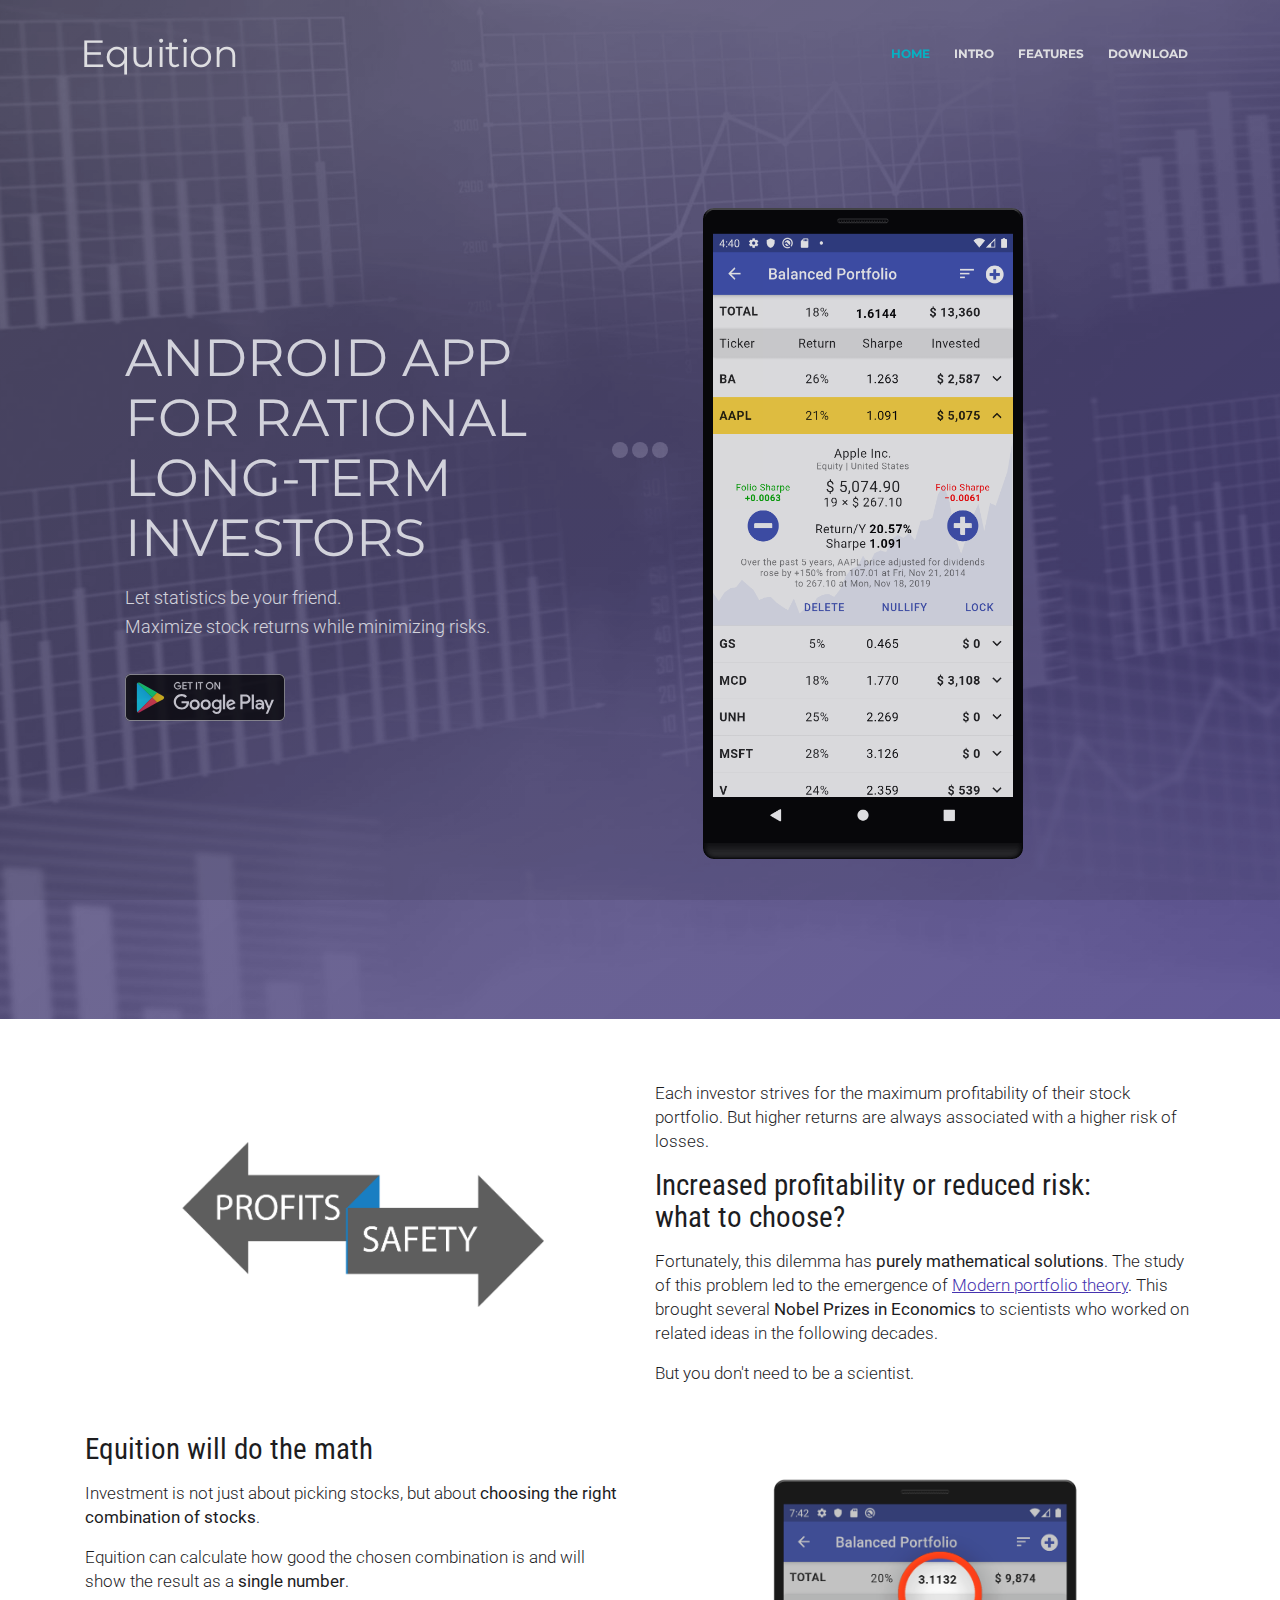
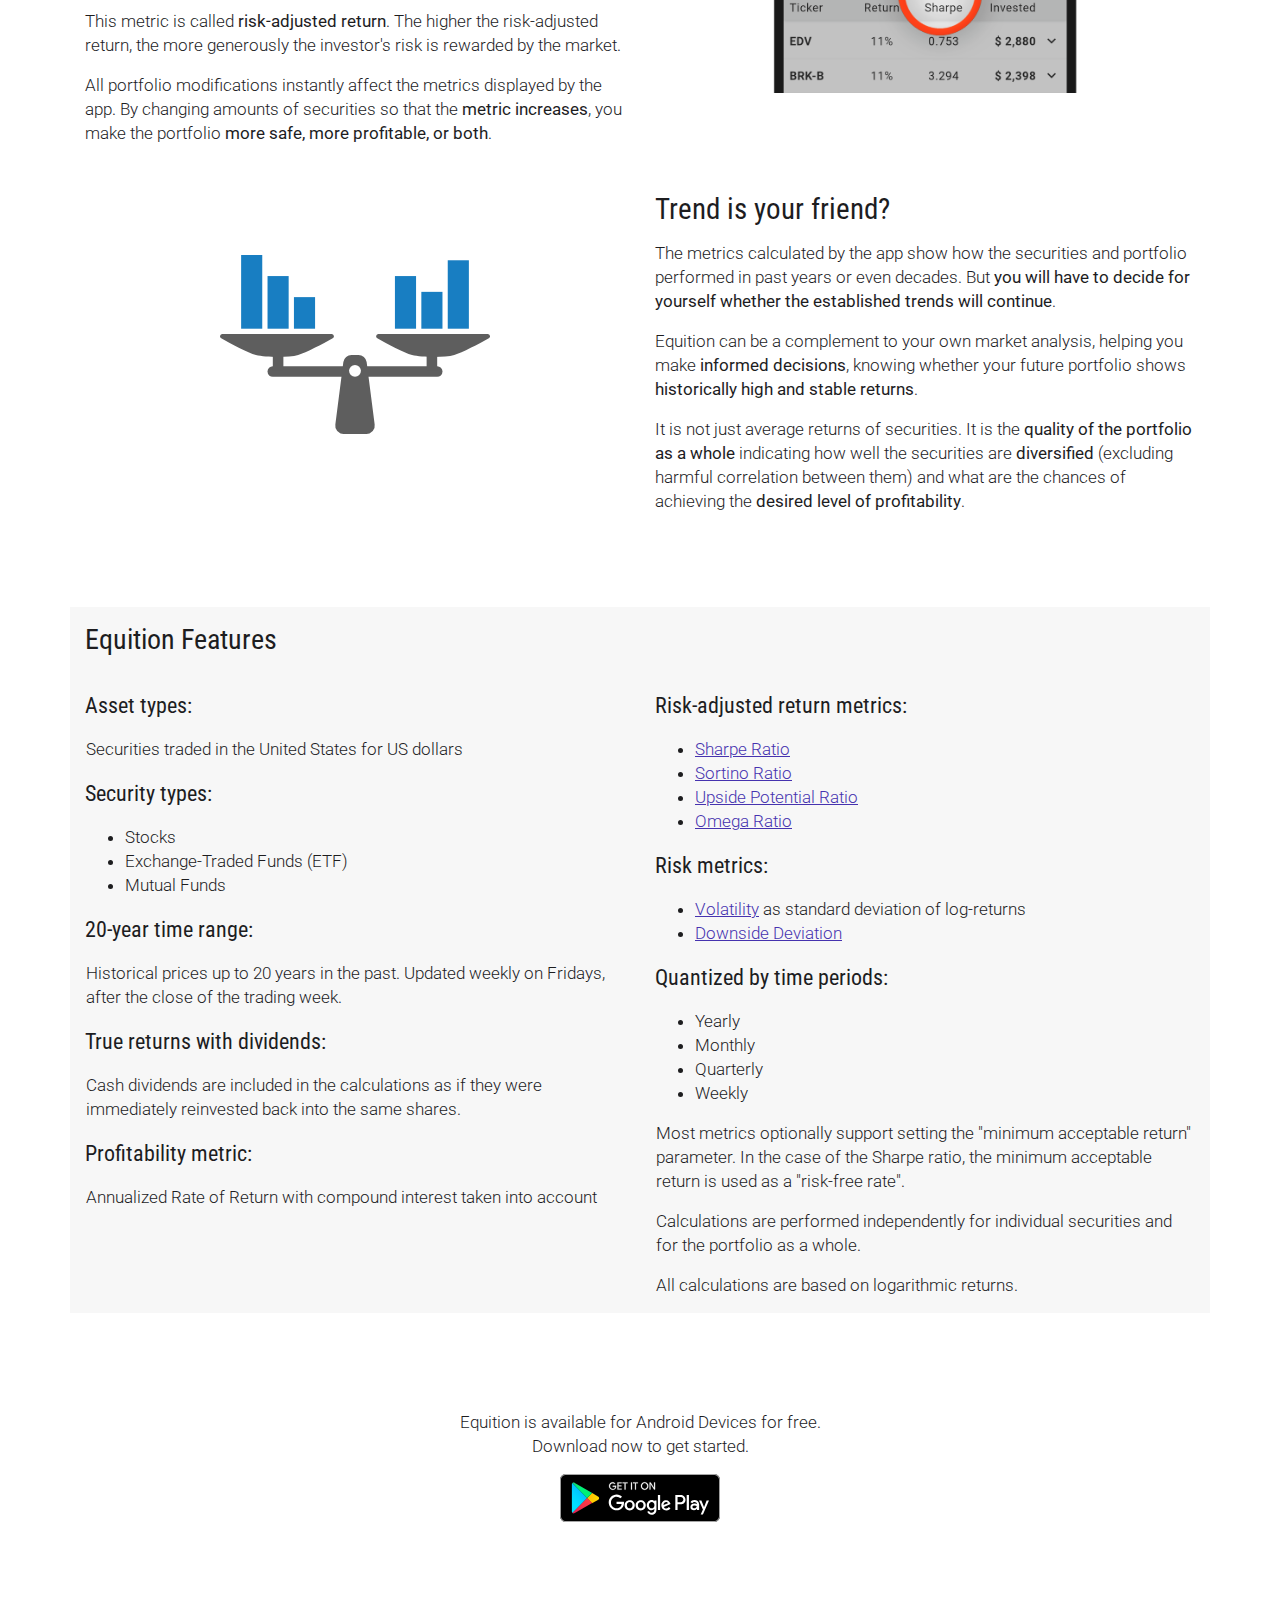
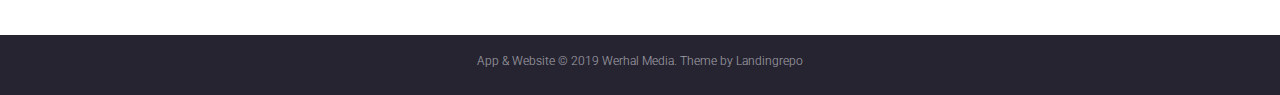
<file: index.html>
<!DOCTYPE html>
<html lang="en">
    <!-- bip-bip! -->
<head>
    <meta charset="utf-8">
    <meta name="viewport" content="width=device-width, initial-scale=1, shrink-to-fit=no">
    <meta name="description" 
        content="Equition: android app for optimizing stock portfolios maximizing their Shape, Sortino, Omega ratios.">
    <meta name="author" content="Werhal Media">
    <meta property="og:site_name" content="" /> 
    <meta property="og:site" content="https://equition.werhal.com" /> 
    <meta property="og:title" content="Equition" /> 
    <meta property="og:description" content="Android app for optimizing stock portfolios maximizing their Shape, Sortino, Omega ratios." />
    <meta property="og:image" content="" /> 
    <meta property="og:url" content="" /> 
    <meta property="og:type" content="article" />
    <title>Equition | Sharpe, Sortino, Omega ratio maximizer</title>
    <link rel="canonical" href="https://equition.werhal.com/"/>
    <link href="https://fonts.googleapis.com/css?family=Montserrat:400,600,700" rel="stylesheet">
    <link href="https://fonts.googleapis.com/css?family=Roboto+Condensed:300,400,700&display=swap" rel="stylesheet">
    <link href="https://fonts.googleapis.com/css?family=Roboto:300,400,500&display=swap" rel="stylesheet">
    <link href="css/bootstrap.css" rel="stylesheet">
    <link href="css/fontawesome-all.css" rel="stylesheet">
    <link href="css/swiper.css" rel="stylesheet">
    <link href="css/magnific-popup.css" rel="stylesheet">
    <link href="css/styles.css" rel="stylesheet">
    <link href="css/aig.css" rel="stylesheet">
    <!-- bip-bip! -->
    <meta name="msvalidate.01" content="9E2BDAC385E14A870812C221A1734E61" /> 
    <!-- bip-bip! -->
    <link rel="icon" type="image/png" sizes="256x256" href="images/favicon-3/favicon-256.png">
    <link rel="icon" type="image/png" sizes="128x128" href="images/favicon-3/favicon-128.png">
    <link rel="icon" type="image/png" sizes="64x64" href="images/favicon-3/favicon-64.png">
    <link rel="icon" type="image/png" sizes="32x32" href="images/favicon-3/favicon-32.png">
    <link rel="icon" type="image/png" sizes="16x16" href="images/favicon-3/favicon-16.png">
    <style>
        .navbar-custom .navbar-brand.logo-text {
            font-weight: normal;
        }
    </style>
    <!-- bip-bip! -->
    <script async src="https://www.googletagmanager.com/gtag/js?id=AW-853246121"></script>
    <script>
        window.dataLayer = window.dataLayer || [];
        function gtag(){dataLayer.push(arguments);}
        gtag('js', new Date());
        gtag('config', 'AW-853246121');
        function gtag_report_conversion(url) {
            var callback = function () {
                if (typeof(url) != 'undefined') {
                window.location = url;
                }
            };
            gtag('event', 'conversion', {
                'send_to': 'AW-853246121/Z8waCIPJ37YBEKmB7pYD',
                'event_callback': callback
            });
            return false;
        }
    </script>
    <!-- bip-bip! -->
        <script type="text/javascript" >
            (function(m,e,t,r,i,k,a){m[i]=m[i]||function(){(m[i].a=m[i].a||[]).push(arguments)};
            m[i].l=1*new Date();k=e.createElement(t),a=e.getElementsByTagName(t)[0],k.async=1,k.src=r,a.parentNode.insertBefore(k,a)})
            (window, document, "script", "https://mc.yandex.ru/metrika/tag.js", "ym");
            ym(56597374, "init", {
                    clickmap:true,
                    trackLinks:true,
                    accurateTrackBounce:true
            });
        </script>
        <noscript><div><img src="https://mc.yandex.ru/watch/56597374" style="position:absolute; left:-9999px;" alt="" /></div></noscript>
    <!-- bip-bip! -->    
</head>
<body data-spy="scroll" data-target=".fixed-top">
    <div class="spinner-wrapper">
        <div class="spinner">
            <div class="bounce1"></div>
            <div class="bounce2"></div>
            <div class="bounce3"></div>
        </div>
    </div>
    <nav class="navbar navbar-expand-md navbar-dark navbar-custom fixed-top">
        <a class="navbar-brand logo-text page-scroll" href="index.html">Equition</a>
        <button class="navbar-toggler" type="button" data-toggle="collapse" data-target="#navbarsExampleDefault"
            aria-controls="navbarsExampleDefault" aria-expanded="false" aria-label="Toggle navigation">
            <span class="navbar-toggler-awesome fas fa-bars"></span>
            <span class="navbar-toggler-awesome fas fa-times"></span>
        </button>
        <div class="collapse navbar-collapse" id="navbarsExampleDefault">
            <ul class="navbar-nav ml-auto">
                <li class="nav-item">
                    <a class="nav-link page-scroll" href="#header">HOME
                        <span class="sr-only">(current)</span></a>
                </li>
                <li class="nav-item">
                    <a class="nav-link page-scroll" href="#introAnchor">INTRO</a>
                </li>
                <li class="nav-item">
                    <a class="nav-link page-scroll" href="#featuresAnchor">FEATURES</a>
                </li>
                <li class="nav-item">
                    <a class="nav-link page-scroll" href="#download">DOWNLOAD</a>
                </li>
            </ul>
        </div>
    </nav> 
    <header id="header" class="header">
        <div class="header-content">
            <div class="container">
                <div class="row">
                    <div class="col-lg-6">
                        <div class="text-container">
                            <!-- bip-bip! -->
                            <h1 style="text-transform: uppercase;">Android app<br>for rational<br><nobr>long-term</nobr> investors</h1>
                            <p class="p-large">
                                <span style="white-space: pre-line;">Let statistics be your friend.
                                    Maximize stock returns <nobr>while minimizing risks.</nobr></span> 
                            </p>
                            <div class="badges">
                                <a class="badge-link"
                                    onclick="gtag_report_conversion('https://play.google.com/store/apps/details?id=com.werhal.equition');"
                                    href="https://play.google.com/store/apps/details?id=com.werhal.equition"
                                 ><img src="images/google-play-badge.svg" alt=""></a>
                            </div>
                        </div>
                    </div> 
                    <div class="col-lg-6">
                        <div class="image-container">
                            <img class="img-fluid" src="images/screenshot_main/screenshot-foliometer-2-tinypng.png"
                                alt="Equition Portfolio Screen" style="max-width: 20rem;" />
                        </div> 
                    </div> 
                </div> 
            </div> 
        </div> 
    </header> 
    <div id="intro">
        <a id="introAnchor" class="misplacedAnchor">&nbsp;</a>
        <div class="aigbasic doubleIntroPadding">
            <div class="container doubleIntroPadding">
                <div class="row">
                <style>
                    .profitsSafetyIcon
                    {
                        max-width: 60%;
                        opacity:0.9;
                    }
                    /* sm */
                    /*@media (max-width: 767px) { .profitsSafetyIcon { max-width: 80%; }}*/
                    /* md */
                    @media (min-width: 992px) and (max-width: 1999px) { .profitsSafetyIcon { max-width: 70%; }}
                    /* sm */
                    @media (min-width: 768px) and (max-width: 991px) { .scaleprofitsSafetyIconsIcon { max-width: 75%; }}
                    /* xs */
                    @media (max-width: 767px) { .profitsSafetyIcon { max-width: 80%; }}
                </style>
                    <div class="col-lg-6 text-center align-self-center">
                        <img src="images/profits_safety_ai/profits_safety.png" class="img-fluid profitsSafetyIcon" alt="Profits vs Safety">
                    </div>
                    <div class="col-lg-6">
                        <p>Each investor strives for the maximum
                            profitability of their stock portfolio.
                            But higher returns are always associated
                            with a higher risk of losses.</p>
                        <h4>Increased profitability or <nobr>reduced risk:</nobr>
                            <nobr>what to choose?</nobr></h4>
                        <p>Fortunately, this dilemma has <em>purely
                                mathematical solutions</em>.
                            The study of this problem led to the
                            emergence of <a href="https://en.wikipedia.org/wiki/Modern_portfolio_theory"
                                target="_blank">Modern portfolio theory</a>.
                            This brought several <em>Nobel Prizes in
                                Economics</em> to scientists who worked on related ideas in the
                            following decades.
                        </p>
                       <p>But you don't need to be a scientist.</p>
                    </div>
                </div>
            </div>
        </div>
        <div class="aigbasic">
            <div class="container">
                <div class="row">
                    <div class="col-lg-6 text-center d-lg-none align-self-center">
                        <img class="img-fluid sharpeScreenshot" 
                            src="images/screenshot_sharpe/screenshot-foliometer-6.png"
                            alt="Folimeter shows portfolio's Shape Ratio"
                            style="width: 90%; max-width: 400px;">
                    </div>
                    <div class="col-lg-6">
                        <h4>Equition will do the math</h4>
                        <p>Investment is not just about picking stocks, but about <em>choosing the right combination of
                        stocks</em>.</p>
                        <p>Equition can calculate how good the chosen combination is and will show the result as a
                        <em>single number</em>.</p>
                        <p>This metric is called <em>risk-adjusted return</em>. The higher the risk-adjusted return, the
                        more generously the investor's risk is rewarded by the market.</p>
                        <p>All portfolio modifications instantly affect the metrics displayed by the app. By changing
                        amounts of securities so that the <em>metric increases</em>, you make the portfolio <em>more
                        safe, more profitable, or both</em>.</p>
                    </div>
                    <style>
                        img.sharpeScreenshot {
                            width: 60%;
                            height: 14rem;
                            object-fit: cover;
                            object-position: 0 0;
                            opacity: 0.9;
                        }
                    </style>
                    <div class="col-lg-6 text-center d-none d-lg-block align-self-center">
                        <img class="img-fluid sharpeScreenshot"
                            src="images/screenshot_sharpe/screenshot-foliometer-6.png" alt="Folimeter shows portfolio's Shape
                                        Ratio" style="width: 60%;">
                    </div>
                </div>
            </div>
        </div>
    <div class="aigbasic" style="padding-top:1rem;">
        <div class="container">
            <div class="row">
                <style>
                    .scalesIcon
                    {
                        max-width: 40%;
                        opacity:0.9;
                    }
                    /* md */
                    @media (min-width: 992px) and (max-width: 1999px) { .scalesIcon { max-width: 50%; }}
                    /* sm */
                    @media (min-width: 768px) and (max-width: 991px) { .scalesIcon { max-width: 45%; }}
                    /* xs */
                    @media (max-width: 767px) { .scalesIcon { max-width: 60%; }}
                </style>
                <div class="col-lg-6 text-center align-self-center">
                    <img class="img-fluid scalesIcon" src="images/scales_icon/scales-4.svg" alt="Balance">
                </div>
                <div class="col-lg-6">
                    <h4>Trend is your friend?</h4>
                    <p>The metrics calculated by the app show how the securities and portfolio performed in past years
                    or even decades. But <em>you will have to decide for yourself whether the established trends will
                    continue</em>.</p>
                    <p>Equition can be a complement to your own market analysis, helping you make <em>informed
                    decisions</em>, knowing whether your future portfolio shows
                        <em>historically high and stable returns</em>.</p>
                    <p>It is not just average returns of securities. It is the <em>quality of the portfolio as a whole</em> 
                        indicating how well the securities are <em>diversified</em> (excluding harmful correlation
                        between them) and what are the chances of achieving the <em>desired level of
                        profitability</em>.</p>
                </div> 
            </div>
        </div>
    </div>
    <div id="features" class="aigbasic">
        <a id="featuresAnchor" class="misplacedAnchor">&nbsp;</a>
        <div class="container">
            <h3>Equition Features</h3>
            <br />
            <div class="row">
                <div class="col">
                    <h5>Asset types:</h5>
                    <p class="li">Securities traded in the United States for
                        US dollars</p>
                    <h5>Security types:</h5>
                    <ul>
                        <li>Stocks
                        <li>Exchange-Traded Funds (ETF)
                        <li>Mutual Funds
                    </ul>
                    <h5>20-year time range:</h5>
                    <p class="li">Historical prices up to 20 years in the past. Updated weekly on Fridays, after
                        the close of the trading week.</p>
                    <h5>True returns with dividends:</h5>
                    <p class="li">Cash dividends are included in the calculations as if they were immediately reinvested
                    back into the same shares.</p>
                    <h5>Profitability metric:</h5>
                    <p class="li">Annualized Rate of Return with
                        compound interest taken into account</p>
                </div>
                <div class="col">
                    <h5>Risk-adjusted return metrics:</h5>
                    <ul>
                        <li><a target="_blank" href="https://en.wikipedia.org/wiki/Sharpe_ratio">Sharpe
                                Ratio</a>
                        <li><a target="_blank" href="https://en.wikipedia.org/wiki/Sortino_ratio">Sortino
                                Ratio</a>
                        <li><a target="_blank" href="https://en.wikipedia.org/wiki/Upside_potential_ratio">Upside
                                Potential Ratio</a>
                        <li><a target="_blank" href="https://en.wikipedia.org/wiki/Omega_ratio">Omega
                                Ratio</a>
                    </ul>
                    <h5>Risk metrics:</h5>
                    <ul>
                        <li><a target="_blank" href="https://en.wikipedia.org/wiki/Volatility_(finance)">Volatility</a>
                            as standard deviation of log-returns
                        <li><a target="_blank"
                                href="https://www.investopedia.com/terms/d/downside-deviation.asp">Downside
                                Deviation</a>
                    </ul>
                    <h5>Quantized by
                        time periods:</h5>
                    <ul>
                        <li>Yearly
                        <li>Monthly
                        <li>Quarterly
                        <li>Weekly
                    </ul>
                    <p>Most metrics optionally support setting the "minimum acceptable return" parameter. In the case of
                    the Sharpe ratio, the minimum acceptable return is used as a "risk-free rate".</p>
                    <p>Calculations are performed independently for individual securities and for the portfolio as a
                    whole.</p>
                    <p>All calculations are based on logarithmic returns.</p>
                </div>
            </div> 
        </div> 
    </div> 
    <div id="download" class="aigbasic">
        <div class="container">
            <p>Equition is available for <nobr>Android Devices</nobr>
                <nobr>for free.</nobr><br />Download now to get started.</p>
            <div class="badges">
                <a class="badge-link"
                    onclick="gtag_report_conversion('https://play.google.com/store/apps/details?id=com.werhal.equition');"
                    href="https://play.google.com/store/apps/details?id=com.werhal.equition"
                    ><img src="images/google-play-badge.svg" alt=""></a>
            </div>
        </div>
    </div>
    <div class="copyright">
        <div class="container">
            <div class="row">
                <div class="col-lg-12">
                    <p class="p-small">
                        <nobr>App &amp; Website © 2019 Werhal Media.</nobr>
                        <nobr>Theme by <a target="_blank" href="https://landingrepo.com" style="text-decoration: none;">Landingrepo</a></nobr>
                        </p>
                </div>
            </div>
        </div> 
    </div> 
    <script src="js/jquery.min.js"></script>
    <script src="js/popper.min.js"></script>
    <script src="js/bootstrap.min.js"></script>
    <script src="js/jquery.easing.min.js"></script>
    <script src="js/swiper.min.js"></script>
    <script src="js/jquery.magnific-popup.js"></script>
    <script src="js/morphext.min.js"></script>
    <script src="js/validator.min.js"></script>
    <script src="js/scripts.js"></script>
</body>
</html>
</file>
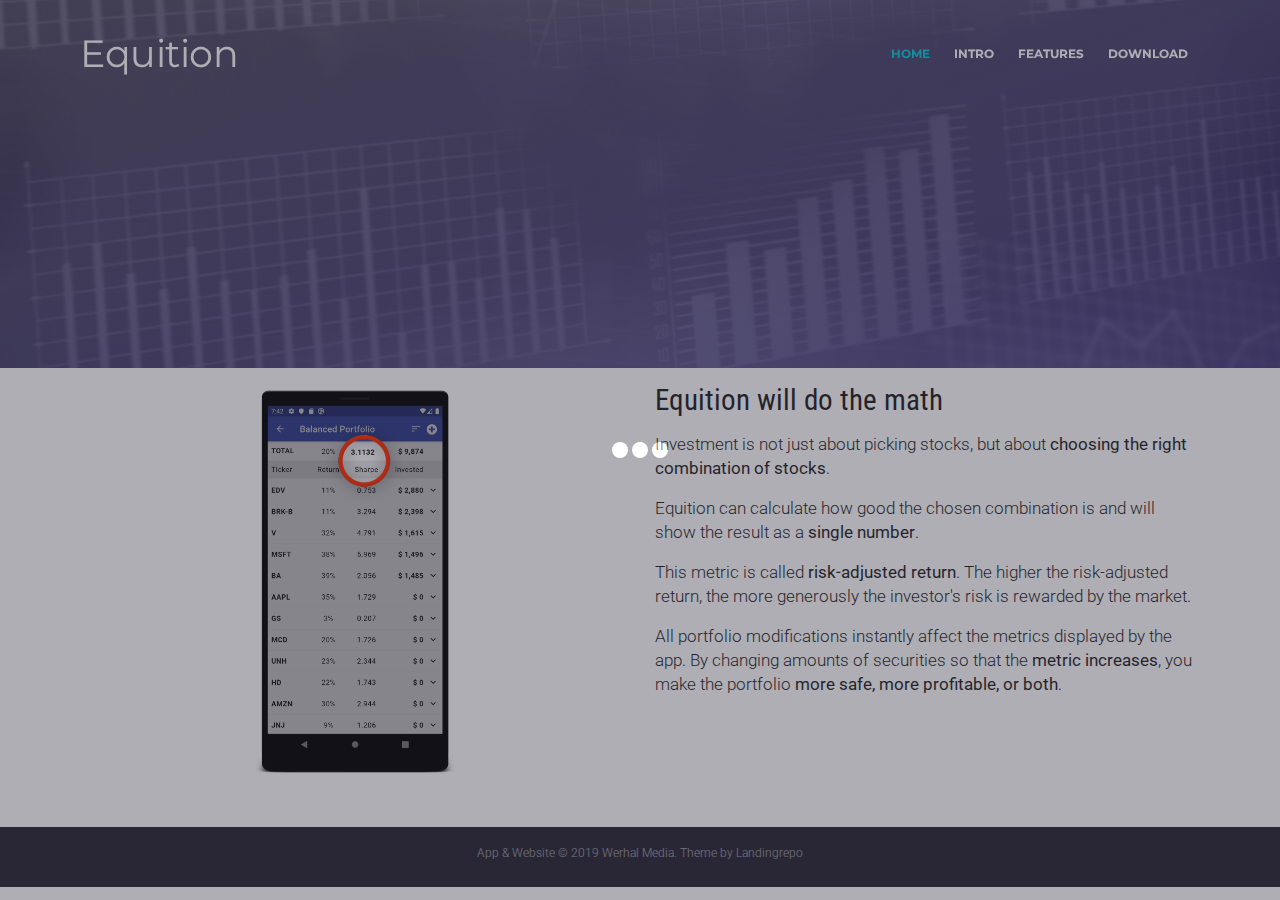
<file: howto-sharpe-ratio.html>
<!DOCTYPE html>
<html lang="en">
    <!-- bip-bip! -->
<head>
    <meta charset="utf-8">
    <meta name="viewport" content="width=device-width, initial-scale=1, shrink-to-fit=no">
    <meta name="description" 
        content="Equition: android app for optimizing stock portfolios maximizing their Shape, Sortino, Omega ratios.">
    <meta name="author" content="Werhal Media">
    <meta property="og:site_name" content="" /> 
    <meta property="og:site" content="https://equition.werhal.com" /> 
    <meta property="og:title" content="Equition" /> 
    <meta property="og:description" content="Android app for optimizing stock portfolios maximizing their Shape, Sortino, Omega ratios." />
    <meta property="og:image" content="" /> 
    <meta property="og:url" content="" /> 
    <meta property="og:type" content="article" />
    <title>Equition | Sharpe, Sortino, Omega ratio maximizer</title>
    <link rel="canonical" href="https://equition.werhal.com/"/>
    <link href="https://fonts.googleapis.com/css?family=Montserrat:400,600,700" rel="stylesheet">
    <link href="https://fonts.googleapis.com/css?family=Roboto+Condensed:300,400,700&display=swap" rel="stylesheet">
    <link href="https://fonts.googleapis.com/css?family=Roboto:300,400,500&display=swap" rel="stylesheet">
    <link href="css/bootstrap.css" rel="stylesheet">
    <link href="css/fontawesome-all.css" rel="stylesheet">
    <link href="css/swiper.css" rel="stylesheet">
    <link href="css/magnific-popup.css" rel="stylesheet">
    <link href="css/styles.css" rel="stylesheet">
    <link href="css/aig.css" rel="stylesheet">
    <!-- bip-bip! -->
    <meta name="msvalidate.01" content="9E2BDAC385E14A870812C221A1734E61" /> 
    <!-- bip-bip! -->
    <link rel="icon" type="image/png" sizes="256x256" href="images/favicon-3/favicon-256.png">
    <link rel="icon" type="image/png" sizes="128x128" href="images/favicon-3/favicon-128.png">
    <link rel="icon" type="image/png" sizes="64x64" href="images/favicon-3/favicon-64.png">
    <link rel="icon" type="image/png" sizes="32x32" href="images/favicon-3/favicon-32.png">
    <link rel="icon" type="image/png" sizes="16x16" href="images/favicon-3/favicon-16.png">
    <style>
        .navbar-custom .navbar-brand.logo-text {
            font-weight: normal;
        }
    </style>
    <!-- bip-bip! -->
    <script async src="https://www.googletagmanager.com/gtag/js?id=AW-853246121"></script>
    <script>
        window.dataLayer = window.dataLayer || [];
        function gtag(){dataLayer.push(arguments);}
        gtag('js', new Date());
        gtag('config', 'AW-853246121');
        function gtag_report_conversion(url) {
            var callback = function () {
                if (typeof(url) != 'undefined') {
                window.location = url;
                }
            };
            gtag('event', 'conversion', {
                'send_to': 'AW-853246121/Z8waCIPJ37YBEKmB7pYD',
                'event_callback': callback
            });
            return false;
        }
    </script>
    <!-- bip-bip! -->
        <script type="text/javascript" >
            (function(m,e,t,r,i,k,a){m[i]=m[i]||function(){(m[i].a=m[i].a||[]).push(arguments)};
            m[i].l=1*new Date();k=e.createElement(t),a=e.getElementsByTagName(t)[0],k.async=1,k.src=r,a.parentNode.insertBefore(k,a)})
            (window, document, "script", "https://mc.yandex.ru/metrika/tag.js", "ym");
            ym(56597374, "init", {
                    clickmap:true,
                    trackLinks:true,
                    accurateTrackBounce:true
            });
        </script>
        <noscript><div><img src="https://mc.yandex.ru/watch/56597374" style="position:absolute; left:-9999px;" alt="" /></div></noscript>
    <!-- bip-bip! -->    
</head>
<body data-spy="scroll" data-target=".fixed-top">
    <div class="spinner-wrapper">
        <div class="spinner">
            <div class="bounce1"></div>
            <div class="bounce2"></div>
            <div class="bounce3"></div>
        </div>
    </div>
    <nav class="navbar navbar-expand-md navbar-dark navbar-custom fixed-top">
        <a class="navbar-brand logo-text page-scroll" href="index.html">Equition</a>
        <button class="navbar-toggler" type="button" data-toggle="collapse" data-target="#navbarsExampleDefault"
            aria-controls="navbarsExampleDefault" aria-expanded="false" aria-label="Toggle navigation">
            <span class="navbar-toggler-awesome fas fa-bars"></span>
            <span class="navbar-toggler-awesome fas fa-times"></span>
        </button>
        <div class="collapse navbar-collapse" id="navbarsExampleDefault">
            <ul class="navbar-nav ml-auto">
                <li class="nav-item">
                    <a class="nav-link page-scroll" href="#header">HOME
                        <span class="sr-only">(current)</span></a>
                </li>
                <li class="nav-item">
                    <a class="nav-link page-scroll" href="#introAnchor">INTRO</a>
                </li>
                <li class="nav-item">
                    <a class="nav-link page-scroll" href="#featuresAnchor">FEATURES</a>
                </li>
                <li class="nav-item">
                    <a class="nav-link page-scroll" href="#download">DOWNLOAD</a>
                </li>
            </ul>
        </div>
    </nav> 
    <header id="header" class="header">
        <div class="header-content">
            <!-- bip-bip! -->
        </div>
    </header>
    <div id="intro">
        <div class="aigbasic">
            <div class="container">
                <div class="row">
                    <div class="col-lg-6 text-center align-self-center">
                        <img class="img-fluid" 
                            src="images/screenshot_sharpe/screenshot-foliometer-6.png"
                            alt="Folimeter shows portfolio's Shape Ratio"
                            style="width: 90%; max-width: 200px;">
                    </div>
                    <div class="col-lg-6">
                        <h4>Equition will do the math</h4>
                        <p>Investment is not just about picking stocks, but about <em>choosing the right combination of
                        stocks</em>.</p>
                        <p>Equition can calculate how good the chosen combination is and will show the result as a
                        <em>single number</em>.</p>
                        <p>This metric is called <em>risk-adjusted return</em>. The higher the risk-adjusted return, the
                        more generously the investor's risk is rewarded by the market.</p>
                        <p>All portfolio modifications instantly affect the metrics displayed by the app. By changing
                        amounts of securities so that the <em>metric increases</em>, you make the portfolio <em>more
                        safe, more profitable, or both</em>.</p>
                    </div>
                </div>
            </div>
        </div>        
    </div>        
    <div class="copyright">
        <div class="container">
            <div class="row">
                <div class="col-lg-12">
                    <p class="p-small">
                        <nobr>App &amp; Website © 2019 Werhal Media.</nobr>
                        <nobr>Theme by <a target="_blank" href="https://landingrepo.com" style="text-decoration: none;">Landingrepo</a></nobr>
                        </p>
                </div>
            </div>
        </div> 
    </div> 
    <script src="js/jquery.min.js"></script>
    <script src="js/popper.min.js"></script>
    <script src="js/bootstrap.min.js"></script>
    <script src="js/jquery.easing.min.js"></script>
    <script src="js/swiper.min.js"></script>
    <script src="js/jquery.magnific-popup.js"></script>
    <script src="js/morphext.min.js"></script>
    <script src="js/validator.min.js"></script>
    <script src="js/scripts.js"></script>
</body>
</html>
</file>
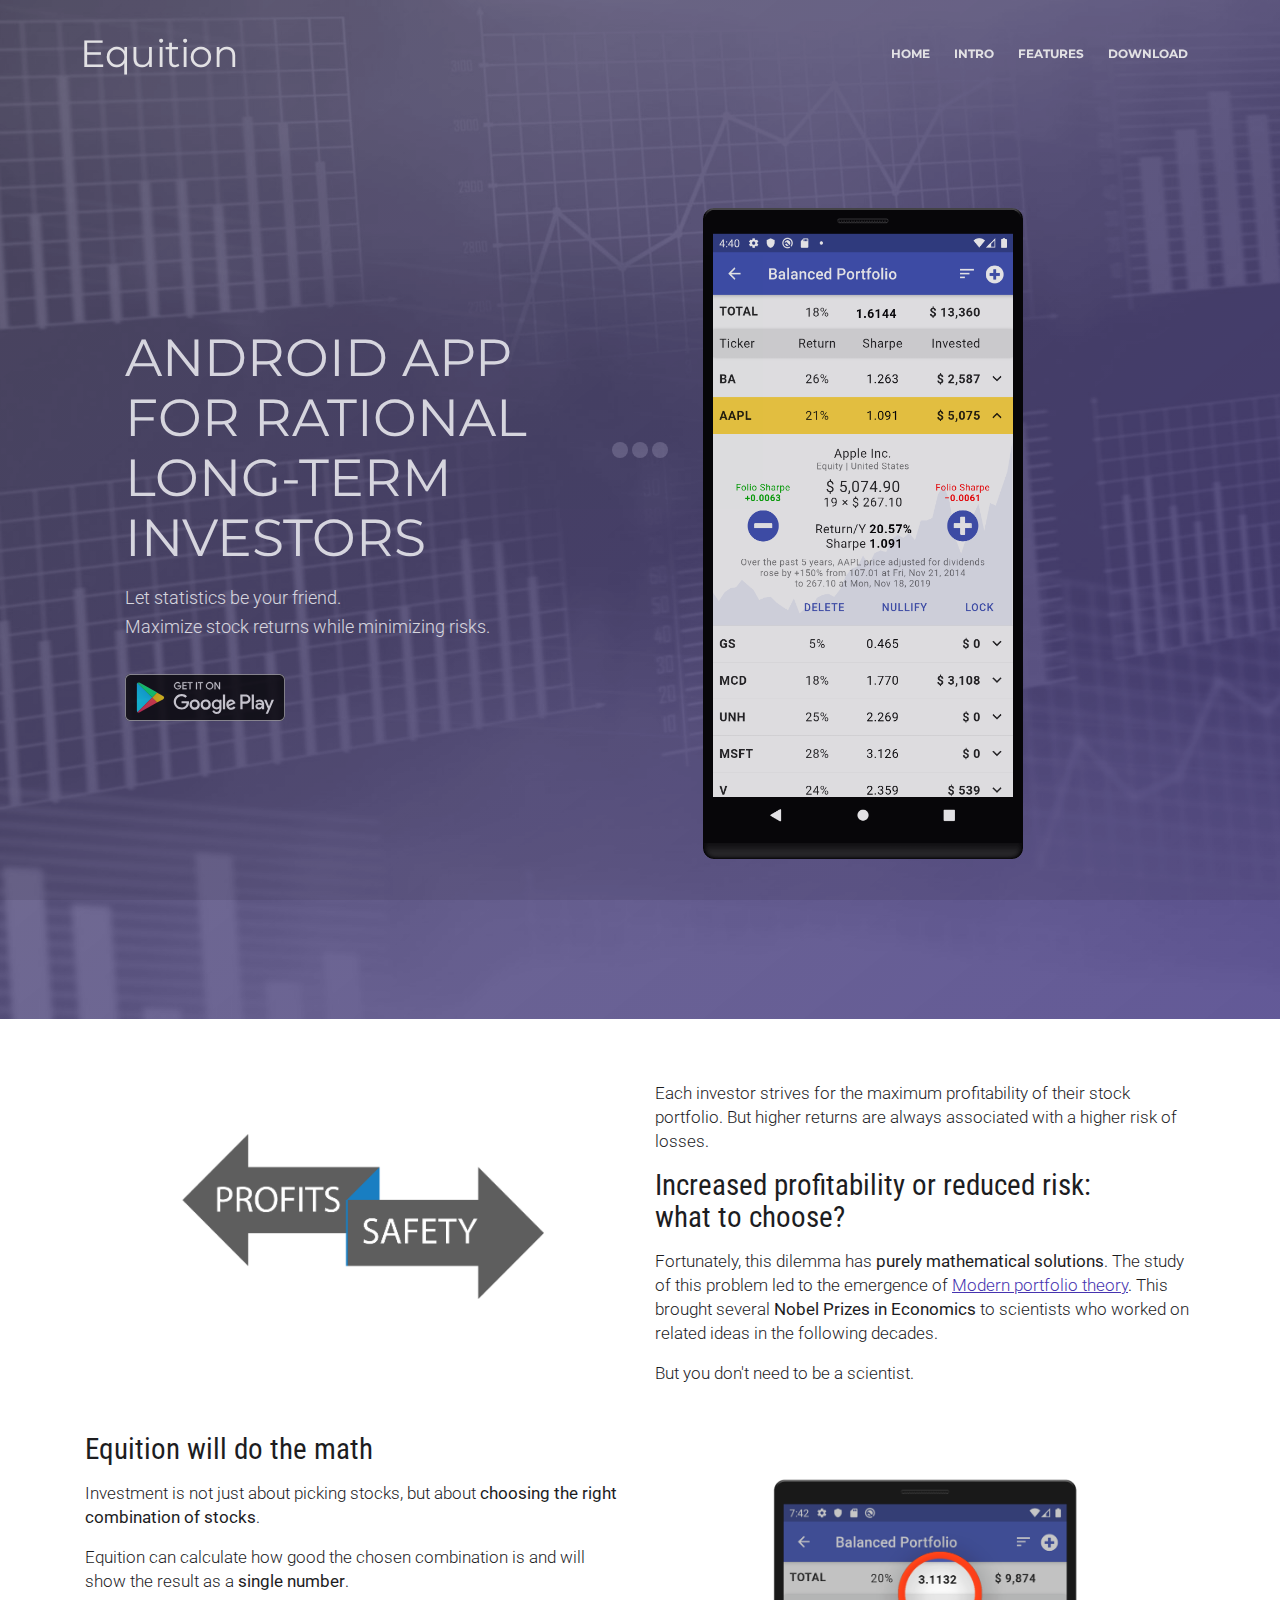
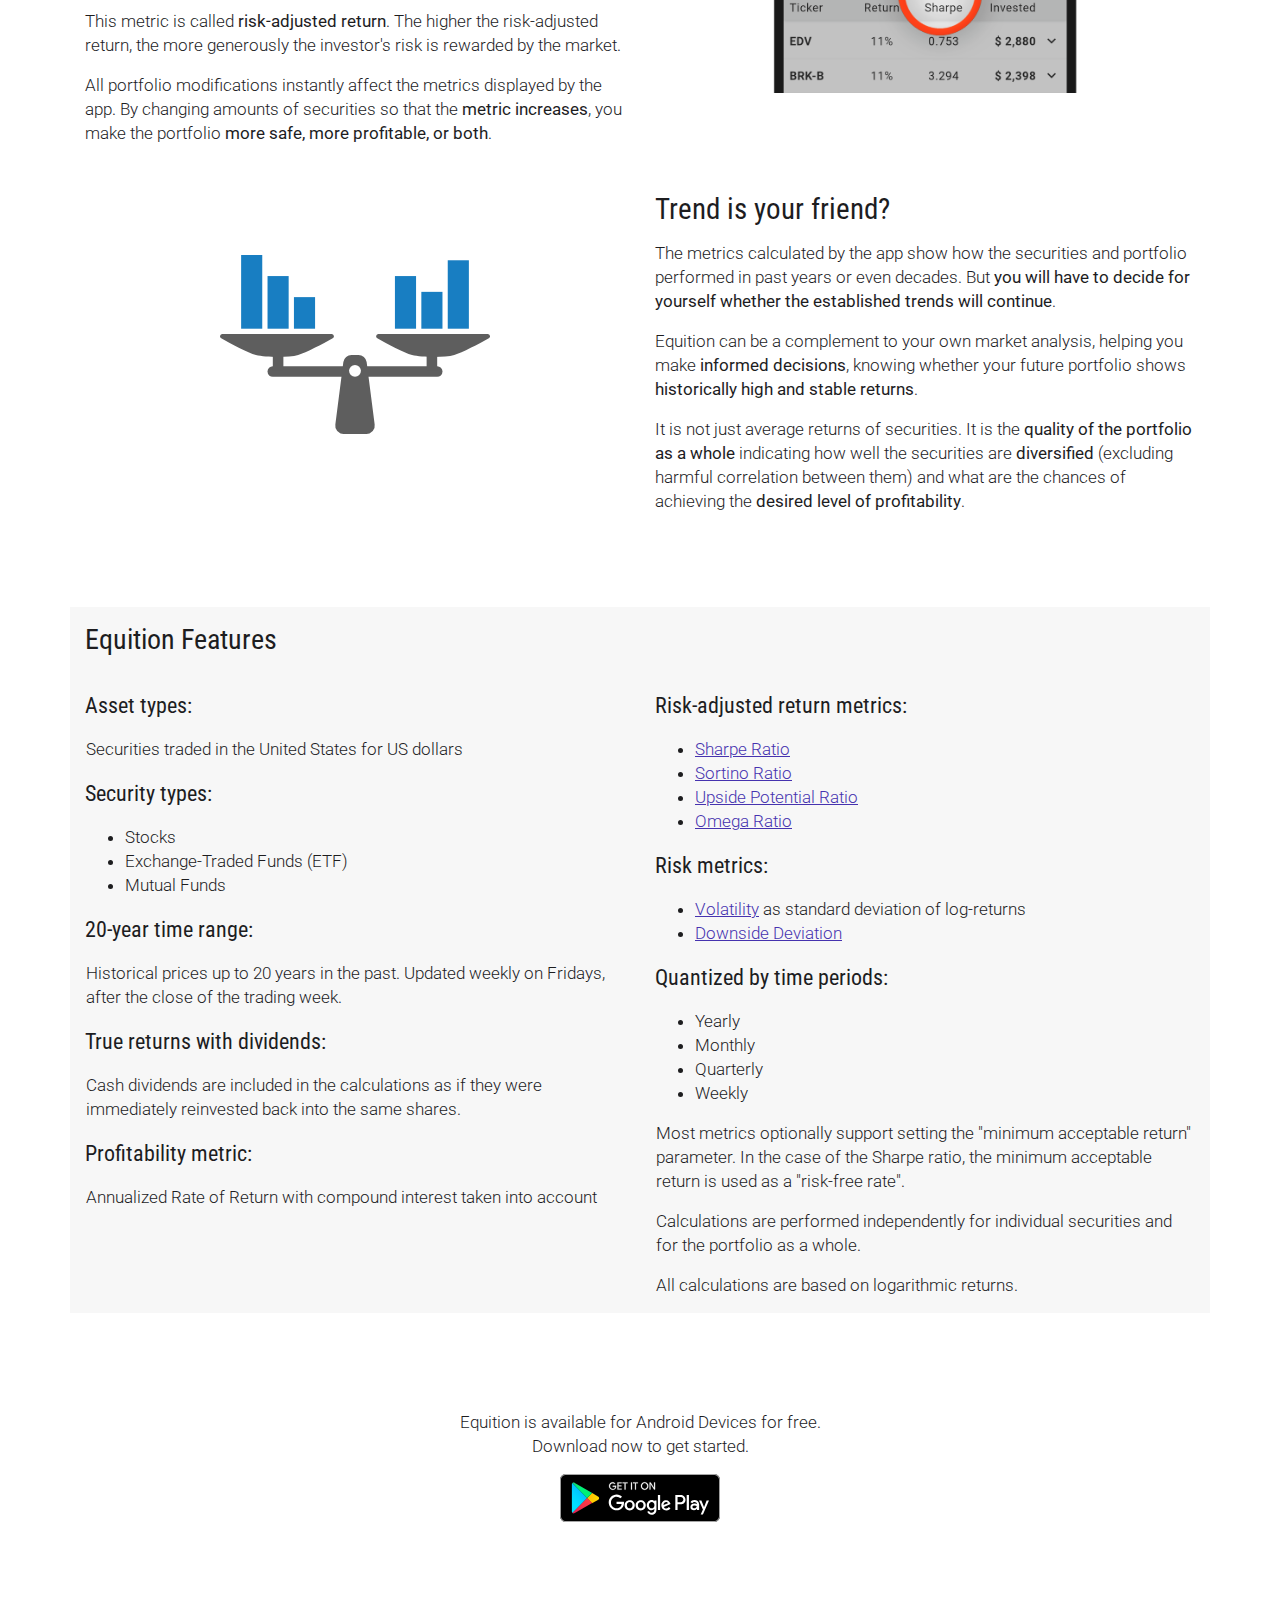
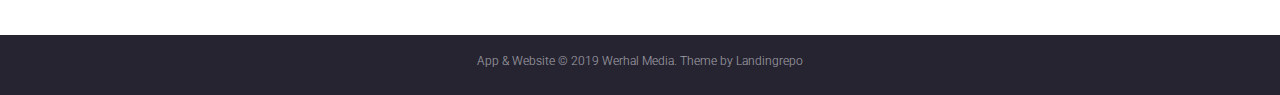
<file: index2.html>
<!DOCTYPE html>
<html lang="en">
<body>
<set var="htmlHead">
        <meta charset="utf-8">
        <meta name="viewport" content="width=device-width, initial-scale=1, shrink-to-fit=no">
        <meta name="description" content="Android app for optimizing stock portfolios maximizing their Shape, Sortino,
    Omega ratios.">
        <meta name="author" content="Werhal Media">
        <meta property="og:site_name" content="">
        <meta property="og:site" content="https://equition.werhal.com">
        <meta property="og:title" content="Equition">
        <meta property="og:description" content="Android app for optimizing stock portfolios maximizing their Shape, Sortino,
    Omega ratios.">
        <meta property="og:image" content="">
        <meta property="og:url" content="">
        <meta property="og:type" content="article">
        <title>Equition | Sharpe, Sortino, Omega ratio maximizer</title>
        <link rel="canonical" href="https://equition.werhal.com/">
        <link href="https://fonts.googleapis.com/css?family=Montserrat:400,600,700" rel="stylesheet">
        <link href="https://fonts.googleapis.com/css?family=Roboto+Condensed:300,400,700&amp;display=swap" rel="stylesheet">
        <link href="https://fonts.googleapis.com/css?family=Roboto:300,400,500&amp;display=swap" rel="stylesheet">
        <link href="css/bootstrap.css" rel="stylesheet">
        <link href="css/fontawesome-all.css" rel="stylesheet">
        <link href="css/swiper.css" rel="stylesheet">
        <link href="css/magnific-popup.css" rel="stylesheet">
        <link href="css/styles.css" rel="stylesheet">
        <link href="css/aig.css" rel="stylesheet">
        <meta name="msvalidate.01" content="9E2BDAC385E14A870812C221A1734E61">
        <link rel="icon" type="image/png" sizes="256x256" href="images/favicon-3/favicon-256.png">
        <link rel="icon" type="image/png" sizes="128x128" href="images/favicon-3/favicon-128.png">
        <link rel="icon" type="image/png" sizes="64x64" href="images/favicon-3/favicon-64.png">
        <link rel="icon" type="image/png" sizes="32x32" href="images/favicon-3/favicon-32.png">
        <link rel="icon" type="image/png" sizes="16x16" href="images/favicon-3/favicon-16.png">
        <style>
            .navbar-custom .navbar-brand.logo-text {
                font-weight: normal;
            }
        </style>
        <script async="" src="https://www.googletagmanager.com/gtag/js?id=AW-853246121"></script>
        <script>
            window.dataLayer = window.dataLayer || [];
            function gtag(){dataLayer.push(arguments);}
            gtag('js', new Date());
            gtag('config', 'AW-853246121');
            function gtag_report_conversion(url) {
                var callback = function () {
                    if (typeof(url) != 'undefined') {
                    window.location = url;
                    }
                };
                gtag('event', 'conversion', {
                    'send_to': 'AW-853246121/Z8waCIPJ37YBEKmB7pYD',
                    'event_callback': callback
                });
                return false;
            }
        </script>
            <script type="text/javascript">
                (function(m,e,t,r,i,k,a){m[i]=m[i]||function(){(m[i].a=m[i].a||[]).push(arguments)};
                m[i].l=1*new Date();k=e.createElement(t),a=e.getElementsByTagName(t)[0],k.async=1,k.src=r,a.parentNode.insertBefore(k,a)})
                (window, document, "script", "https://mc.yandex.ru/metrika/tag.js", "ym");
                ym(56597374, "init", {
                        clickmap:true,
                        trackLinks:true,
                        accurateTrackBounce:true
                });
            </script>
            <noscript><div><img src="https://mc.yandex.ru/watch/56597374" style="position:absolute; left:-9999px;" alt=""></div></noscript>
</set>
<htmlhead>
</htmlhead>
    <div class="spinner-wrapper">
        <div class="spinner">
            <div class="bounce1"></div>
            <div class="bounce2"></div>
            <div class="bounce3"></div>
        </div>
    </div>
    <nav class="navbar navbar-expand-md navbar-dark navbar-custom fixed-top">
        <a class="navbar-brand logo-text page-scroll" href="index.html">Equition</a>
        <button class="navbar-toggler" type="button" data-toggle="collapse" data-target="#navbarsExampleDefault" aria-controls="navbarsExampleDefault" aria-expanded="false" aria-label="Toggle navigation">
            <span class="navbar-toggler-awesome fas fa-bars"></span>
            <span class="navbar-toggler-awesome fas fa-times"></span>
        </button>
        <div class="collapse navbar-collapse" id="navbarsExampleDefault">
            <ul class="navbar-nav ml-auto">
                <li class="nav-item">
                    <a class="nav-link page-scroll" href="#header">HOME
                        <span class="sr-only">(current)</span></a>
                </li>
                <li class="nav-item">
                    <a class="nav-link page-scroll" href="#introAnchor">INTRO</a>
                </li>
                <li class="nav-item">
                    <a class="nav-link page-scroll" href="#featuresAnchor">FEATURES</a>
                </li>
                <li class="nav-item">
                    <a class="nav-link page-scroll" href="#download">DOWNLOAD</a>
                </li>
            </ul>
        </div>
    </nav>
    <header id="header" class="header">
        <div class="header-content">
            <div class="container">
                <div class="row">
                    <div class="col-lg-6">
                        <div class="text-container">
                            <h1 style="text-transform: uppercase;">Android app<br>for rational<br><nobr>long-term</nobr> investors</h1>
                            <p class="p-large">
                                <span style="white-space: pre-line;">Let statistics be your friend.
                                    Maximize stock returns <nobr>while minimizing risks.</nobr></span>
                            </p>
                            <div class="badges">
                                <a class="badge-link" onclick="gtag_report_conversion('https://play.google.com/store/apps/details?id=com.werhal.equition');" href="https://play.google.com/store/apps/details?id=com.werhal.equition"><img src="images/google-play-badge.svg" alt=""></a>
                            </div>
                        </div>
                    </div>
                    <div class="col-lg-6">
                        <div class="image-container">
                            <img class="img-fluid" src="images/screenshot_main/screenshot-foliometer-2-tinypng.png" alt="Equition Portfolio Screen" style="max-width: 20rem;">
                        </div>
                    </div>
                </div>
            </div>
        </div>
    </header>
    <style>
        img.sharpeScreenshot {
            width: 60%;
            height: 14rem;
            object-fit: cover;
            object-position: 0 0;
            opacity: 0.9;
        }
        /**********************************/
        .scalesIcon
        {
            max-width: 40%;
            opacity:0.9;
        }
        /* md */ @media (min-width: 992px) and (max-width: 1999px) { .scalesIcon { max-width: 50%; }}
        /* sm */ @media (min-width: 768px) and (max-width: 991px) { .scalesIcon { max-width: 45%; }}
        /* xs */ @media (max-width: 767px) { .scalesIcon { max-width: 60%; }}
        /**********************************/
        .profitsSafetyIcon
        {
            max-width: 60%;
            opacity:0.9;
        }
        /* md */ @media (min-width: 992px) and (max-width: 1999px) { .profitsSafetyIcon { max-width: 70%; }}
        /* sm */ @media (min-width: 768px) and (max-width: 991px) { .scaleprofitsSafetyIconsIcon { max-width: 75%; }}
        /* xs */ @media (max-width: 767px) { .profitsSafetyIcon { max-width: 80%; }}
    </style>
    <div id="intro">
    <a id="introAnchor" class="misplacedAnchor">&#160;</a>
            <div class="aigbasic" style="padding-top:1rem;">
                <div class="container">
                    <div class="row">
                        <div class="col-lg-6 text-center align-self-center">
                <img src="images/profits_safety_ai/profits_safety.png" class="img-fluid profitsSafetyIcon" alt="Profits vs Safety">
                        </div>
                        <div class="col-lg-6">
                <p></p>
                <p></p>
                <p>Each investor strives for the maximum profitability of their stock portfolio. But higher
                returns are always associated with a higher risk of losses.</p>
                <h4>Increased profitability or <nobr>reduced risk:</nobr> <nobr>what to choose?</nobr>
</h4>
                <p>Fortunately, this dilemma has <em>purely mathematical solutions</em>. The study of this
                problem led to the emergence of <a href="https://en.wikipedia.org/wiki/Modern_portfolio_theory" target="_blank">Modern portfolio theory</a>. This brought several <em>Nobel Prizes in
                Economics</em> to scientists who worked on related ideas in the following decades.</p>
                <p>But you don't need to be a scientist.</p>
                        </div>
                    </div>
                </div>
            </div>
            <div class="aigbasic" style="padding-top:1rem;">
                <div class="container">
                    <div class="row">
                        <div class="col-lg-6 text-center d-lg-none align-self-center">
                <img src="images/screenshot_sharpe/screenshot-foliometer-6.png" class="img-fluid sharpeScreenshot" alt="Equition shows portfolio's Shape Ratio">
                        </div>
                        <div class="col-lg-6">
                <h4>Equition will do the math</h4>
                <p>Investment is not just about picking stocks, but about <em>choosing the right combination of
                stocks</em>.</p>
                <p>Equition can calculate how good the chosen combination is and will show the result as a
                <em>single number</em>.</p>
                <p>This metric is called <em>risk-adjusted return</em>. The higher the risk-adjusted return, the
                more generously the investor's risk is rewarded by the market.</p>
                <p>All portfolio modifications instantly affect the metrics displayed by the app. By changing
                amounts of securities so that the <em>metric increases</em>, you make the portfolio <em>more
                safe, more profitable, or both</em>.</p>
                        </div>
                        <div class="col-lg-6 text-center d-none d-lg-block align-self-center">
                <img src="images/screenshot_sharpe/screenshot-foliometer-6.png" class="img-fluid sharpeScreenshot" alt="Equition shows portfolio's Shape Ratio">
                        </div>
                    </div>
                </div>
            </div>
            <div class="aigbasic" style="padding-top:1rem;">
                <div class="container">
                    <div class="row">
                        <div class="col-lg-6 text-center align-self-center">
                <img class="img-fluid scalesIcon" src="images/scales_icon/scales-4.svg" alt="Balance">
                        </div>
                        <div class="col-lg-6">
                <h4>Trend is your friend?</h4>
                <p>The metrics calculated by the app show how the securities and portfolio performed in past years
                or even decades. But <em>you will have to decide for yourself whether the established trends will
                continue</em>.</p>
                <p>Equition can be a complement to your own market analysis, helping you make <em>informed
                decisions</em>, knowing whether your future portfolio shows
                    <em>historically high and stable returns</em>.</p>
                <p>It is not just average returns of securities. It is the <em>quality of the portfolio as a whole</em>
                    indicating how well the securities are <em>diversified</em> (excluding harmful correlation
                    between them) and what are the chances of achieving the <em>desired level of
                    profitability</em>.</p>
                        </div>
                    </div>
                </div>
            </div>
    </div>
    <div id="features" class="aigbasic">
    <a id="featuresAnchor" class="misplacedAnchor">&#160;</a>
        <div class="container">
            <h3>Equition Features</h3>
            <br>
            <div class="row">
                <div class="col">
                    <h5>Asset types:</h5>
                    <p class="li">Securities traded in the United States for
                        US dollars</p>
                    <h5>Security types:</h5>
                    <ul>
                        <li>Stocks
                        </li>
<li>Exchange-Traded Funds (ETF)
                        </li>
<li>Mutual Funds
                    </li>
</ul>
                    <h5>20-year time range:</h5>
                    <p class="li">Historical prices up to 20 years in the past. Updated weekly on Fridays, after
                        the close of the trading week.</p>
                    <h5>True returns with dividends:</h5>
                    <p class="li">Cash dividends are included in the calculations as if they were immediately reinvested
                    back into the same shares.</p>
                    <h5>Profitability metric:</h5>
                    <p class="li">Annualized Rate of Return with
                        compound interest taken into account</p>
                </div>
                <div class="col">
                    <h5>Risk-adjusted return metrics:</h5>
                    <ul>
                        <li><a target="_blank" href="https://en.wikipedia.org/wiki/Sharpe_ratio">Sharpe Ratio</a></li>
                        <li><a target="_blank" href="https://en.wikipedia.org/wiki/Sortino_ratio">Sortino Ratio</a></li>
                        <li><a target="_blank" href="https://en.wikipedia.org/wiki/Upside_potential_ratio">Upside Potential Ratio</a></li>
                        <li><a target="_blank" href="https://en.wikipedia.org/wiki/Omega_ratio">Omega Ratio</a></li>
                    </ul>
                    <h5>Risk metrics:</h5>
                    <ul>
                        <li>
<a target="_blank" href="https://en.wikipedia.org/wiki/Volatility_(finance)">Volatility</a>
                            as standard deviation of log-returns
                        </li>
<li>
<a target="_blank" href="https://www.investopedia.com/terms/d/downside-deviation.asp">Downside
                                Deviation</a>
                    </li>
</ul>
                    <h5>Quantized by
                        time periods:</h5>
                    <ul>
                        <li>Yearly
                        </li>
<li>Monthly
                        </li>
<li>Quarterly
                        </li>
<li>Weekly
                    </li>
</ul>
                    <p>Most metrics optionally support setting the "minimum acceptable return" parameter. In the case of
                    the Sharpe ratio, the minimum acceptable return is used as a "risk-free rate".</p>
                    <p>Calculations are performed independently for individual securities and for the portfolio as a
                    whole.</p>
                    <p>All calculations are based on logarithmic returns.</p>
                </div>
            </div>
        </div>
    </div>
    <div id="download" class="aigbasic">
        <div class="container">
            <p>Equition is available for <nobr>Android Devices</nobr>
                <nobr>for free.</nobr><br>Download now to get started.</p>
            <div class="badges">
                <a class="badge-link" onclick="gtag_report_conversion('https://play.google.com/store/apps/details?id=com.werhal.equition');" href="https://play.google.com/store/apps/details?id=com.werhal.equition"><img src="images/google-play-badge.svg" alt=""></a>
            </div>
        </div>
    </div>
    <div class="copyright">
        <div class="container">
            <div class="row">
                <div class="col-lg-12">
                    <p class="p-small">
                        <nobr>App &amp; Website &#169;  2019 Werhal Media.</nobr>
                        <nobr>Theme by <a target="_blank" href="https://landingrepo.com" style="text-decoration: none;">Landingrepo</a></nobr>
                        </p>
                </div>
            </div>
        </div>
    </div>
    <script src="js/jquery.min.js"></script>
    <script src="js/popper.min.js"></script>
    <script src="js/bootstrap.min.js"></script>
    <script src="js/jquery.easing.min.js"></script>
    <script src="js/swiper.min.js"></script>
    <script src="js/jquery.magnific-popup.js"></script>
    <script src="js/morphext.min.js"></script>
    <script src="js/validator.min.js"></script>
    <script src="js/scripts.js"></script>
</body>
</html>
</file>
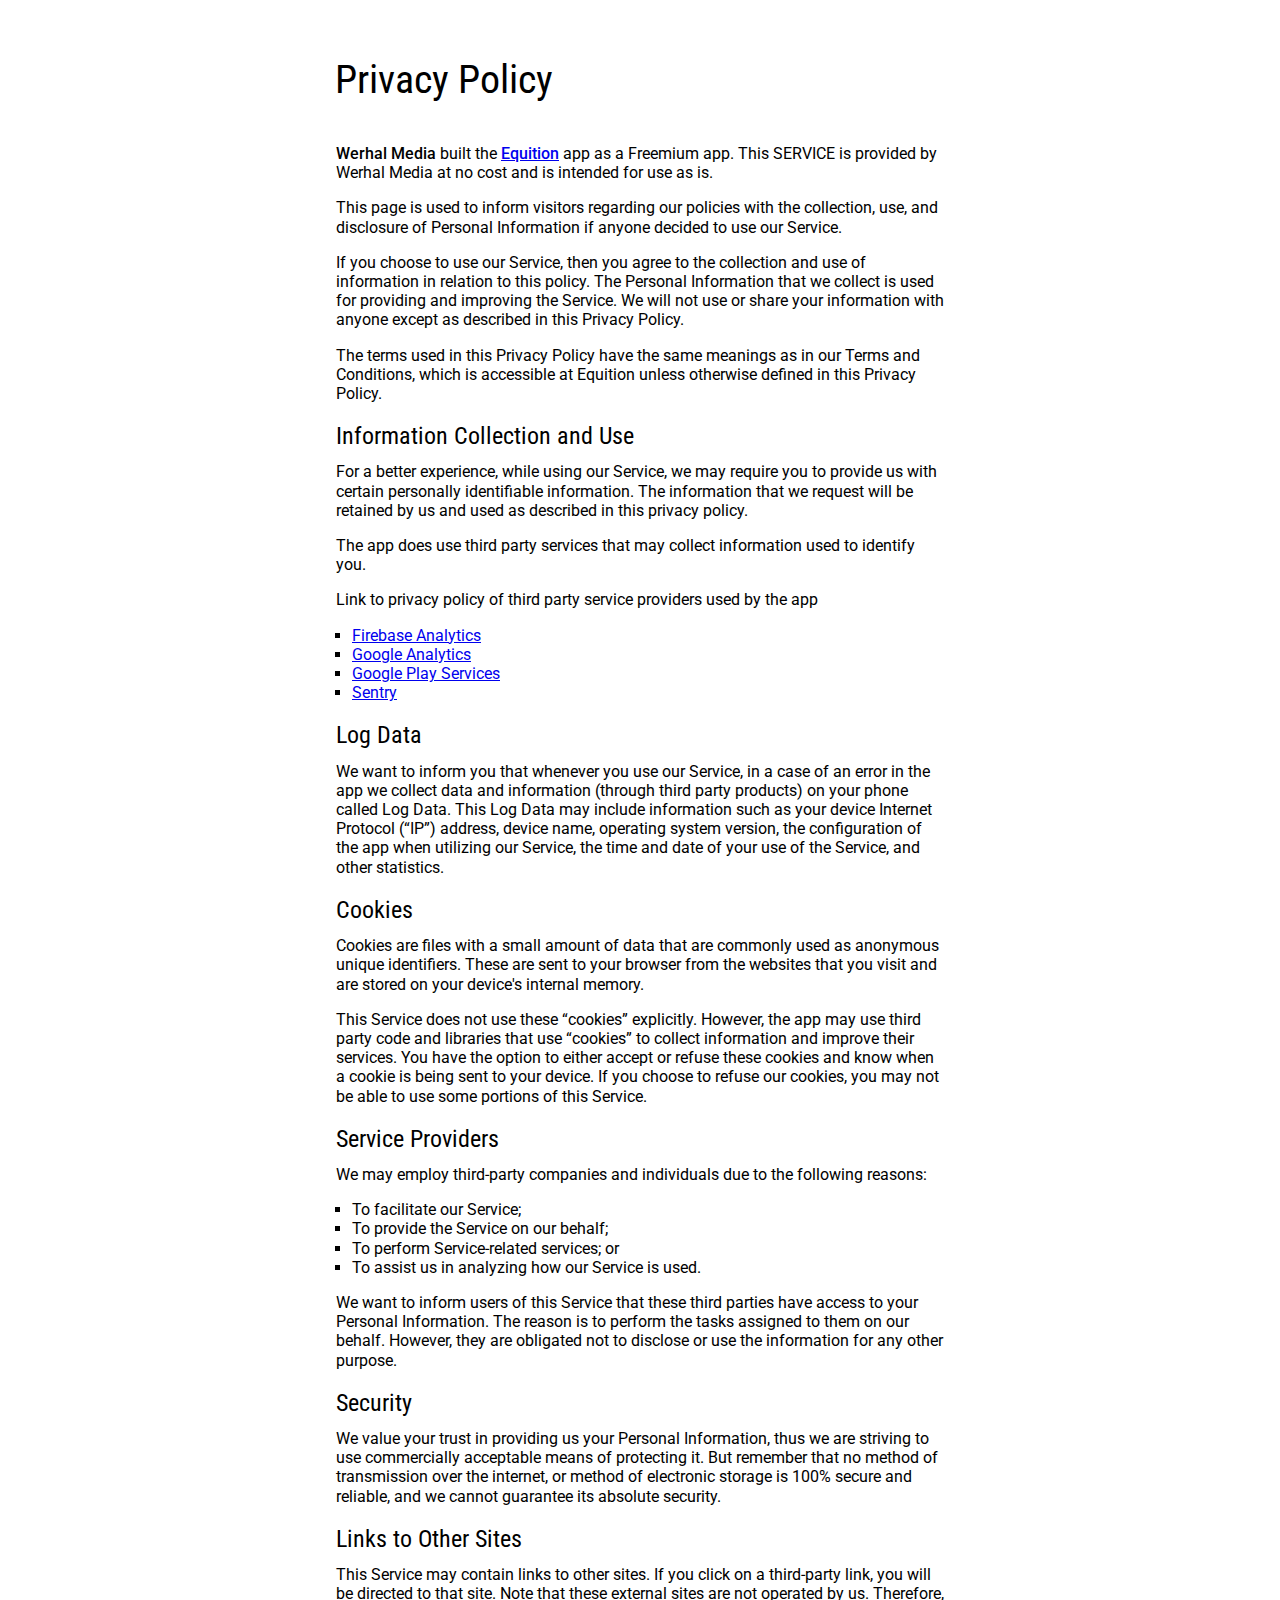
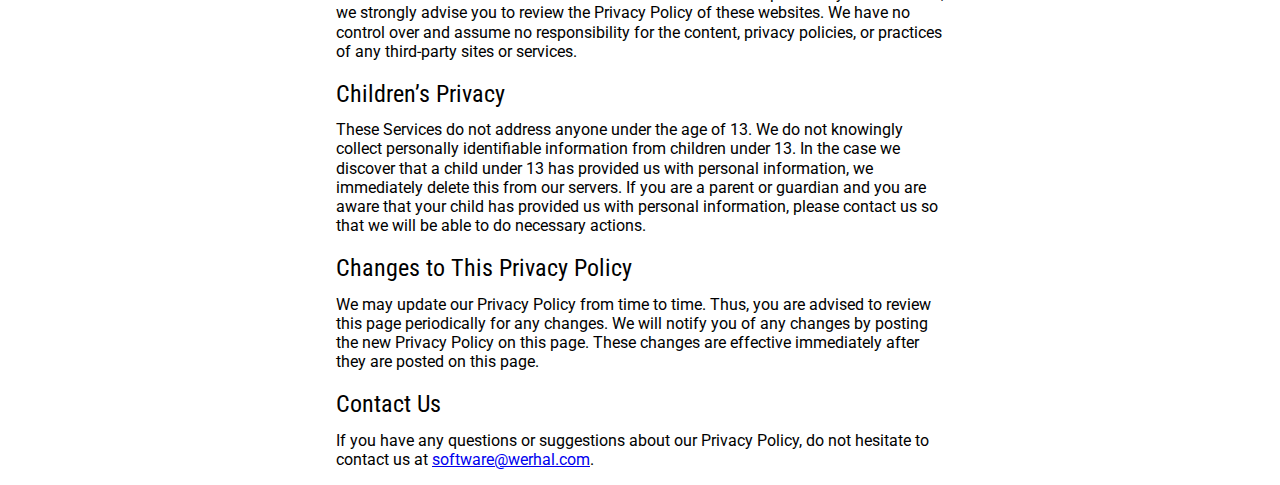
<file: privacy_policy.html>
<!DOCTYPE html>
    <html>
    <head>
      <meta charset='utf-8'>
      <meta name='viewport' content='width=device-width'>
      <link href="https://fonts.googleapis.com/css?family=Roboto:400,500|Roboto+Condensed&display=swap" rel="stylesheet"> 
      <title>Privacy Policy</title>
      <link href="legal.css" rel="stylesheet" type="text/css" media="all">
    </head>
    <body>
    <h1>Privacy Policy</h1> <p>
                    <b>Werhal Media</b> built the <b><a href="https://equition.werhal.com">Equition</a></b> app as
                    a Freemium app. This SERVICE is provided by
                    Werhal Media at no cost and is intended for
                    use as is.
                  </p> <p>
                    This page is used to inform visitors regarding
                    our policies with the collection, use, and
                    disclosure of Personal Information if anyone decided to use
                    our Service.
                  </p> <p>
                    If you choose to use our Service, then you agree
                    to the collection and use of information in relation to this
                    policy. The Personal Information that we collect is
                    used for providing and improving the Service.
                    We will not use or share your
                    information with anyone except as described in this Privacy
                    Policy.
                  </p> <p>
                    The terms used in this Privacy Policy have the same meanings
                    as in our Terms and Conditions, which is accessible at
                    Equition unless otherwise defined in this Privacy
                    Policy.
                  </p> <h2>Information Collection and Use</h2> <p>
                    For a better experience, while using our Service,
                    we may require you to provide us with certain
                    personally identifiable information. The
                    information that we request will be
                    retained by us and used as described in this privacy policy.
                  </p> <p>
                    The app does use third party services that may collect
                    information used to identify you.
                  </p> <div><p>
                      Link to privacy policy of third party service providers
                      used by the app
                    </p> 
                    
                    <ul>
                      <li><a href="https://firebase.google.com/policies/analytics" target="_blank">Firebase Analytics</a></li>                      
                      <li><a href="https://www.google.com/policies/privacy/" target="_blank">Google Analytics</a></li>
                      <li><a href="https://www.google.com/policies/privacy/" target="_blank">Google Play Services</a></li>
                      <li><a href="https://sentry.io/privacy/" target="_blank">Sentry</a></li>
                      
                    </ul></div> 
                      
                      
                      <h2>Log Data</h2> <p>
                    We want to inform you that whenever
                    you use our Service, in a case of an error in the
                    app we collect data and information (through third
                    party products) on your phone called Log Data. This Log Data
                    may include information such as your device Internet
                    Protocol (“IP”) address, device name, operating system
                    version, the configuration of the app when utilizing
                    our Service, the time and date of your use of the
                    Service, and other statistics.
                  </p> <h2>Cookies</h2> <p>
                    Cookies are files with a small amount of data that are
                    commonly used as anonymous unique identifiers. These are
                    sent to your browser from the websites that you visit and
                    are stored on your device's internal memory.
                  </p> <p>
                    This Service does not use these “cookies” explicitly.
                    However, the app may use third party code and libraries that
                    use “cookies” to collect information and improve their
                    services. You have the option to either accept or refuse
                    these cookies and know when a cookie is being sent to your
                    device. If you choose to refuse our cookies, you may not be
                    able to use some portions of this Service.
                  </p> <h2>Service Providers</h2> <p>
                    We may employ third-party companies
                    and individuals due to the following reasons:
                  </p> <ul><li>To facilitate our Service;</li> <li>To provide the Service on our behalf;</li> <li>To perform Service-related services; or</li> <li>To assist us in analyzing how our Service is used.</li></ul> <p>
                    We want to inform users of this
                    Service that these third parties have access to your
                    Personal Information. The reason is to perform the tasks
                    assigned to them on our behalf. However, they are obligated
                    not to disclose or use the information for any other
                    purpose.
                  </p> <h2>Security</h2> <p>
                    We value your trust in providing us
                    your Personal Information, thus we are striving to use
                    commercially acceptable means of protecting it. But remember
                    that no method of transmission over the internet, or method
                    of electronic storage is 100% secure and reliable, and
                    we cannot guarantee its absolute security.
                  </p> <h2>Links to Other Sites</h2> <p>
                    This Service may contain links to other sites. If you click
                    on a third-party link, you will be directed to that site.
                    Note that these external sites are not operated by
                    us. Therefore, we strongly advise you to
                    review the Privacy Policy of these websites.
                    We have no control over and assume no
                    responsibility for the content, privacy policies, or
                    practices of any third-party sites or services.
                  </p> <h2>Children’s Privacy</h2> <p>
                    These Services do not address anyone under the age of 13.
                    We do not knowingly collect personally
                    identifiable information from children under 13. In the case
                    we discover that a child under 13 has provided
                    us with personal information,
                    we immediately delete this from our servers. If you
                    are a parent or guardian and you are aware that your child
                    has provided us with personal information, please contact
                    us so that we will be able to do
                    necessary actions.
                  </p> <h2>Changes to This Privacy Policy</h2> <p>
                    We may update our Privacy Policy from
                    time to time. Thus, you are advised to review this page
                    periodically for any changes. We will
                    notify you of any changes by posting the new Privacy Policy
                    on this page. These changes are effective immediately after
                    they are posted on this page.
                  </p> <h2>Contact Us</h2> <p>
                    If you have any questions or suggestions about
                    our Privacy Policy, do not hesitate to contact
                    us at <a href="mailto:software@werhal.com">software@werhal.com</a>.
                  </p> 

                  
    </body>
    </html>
</file>
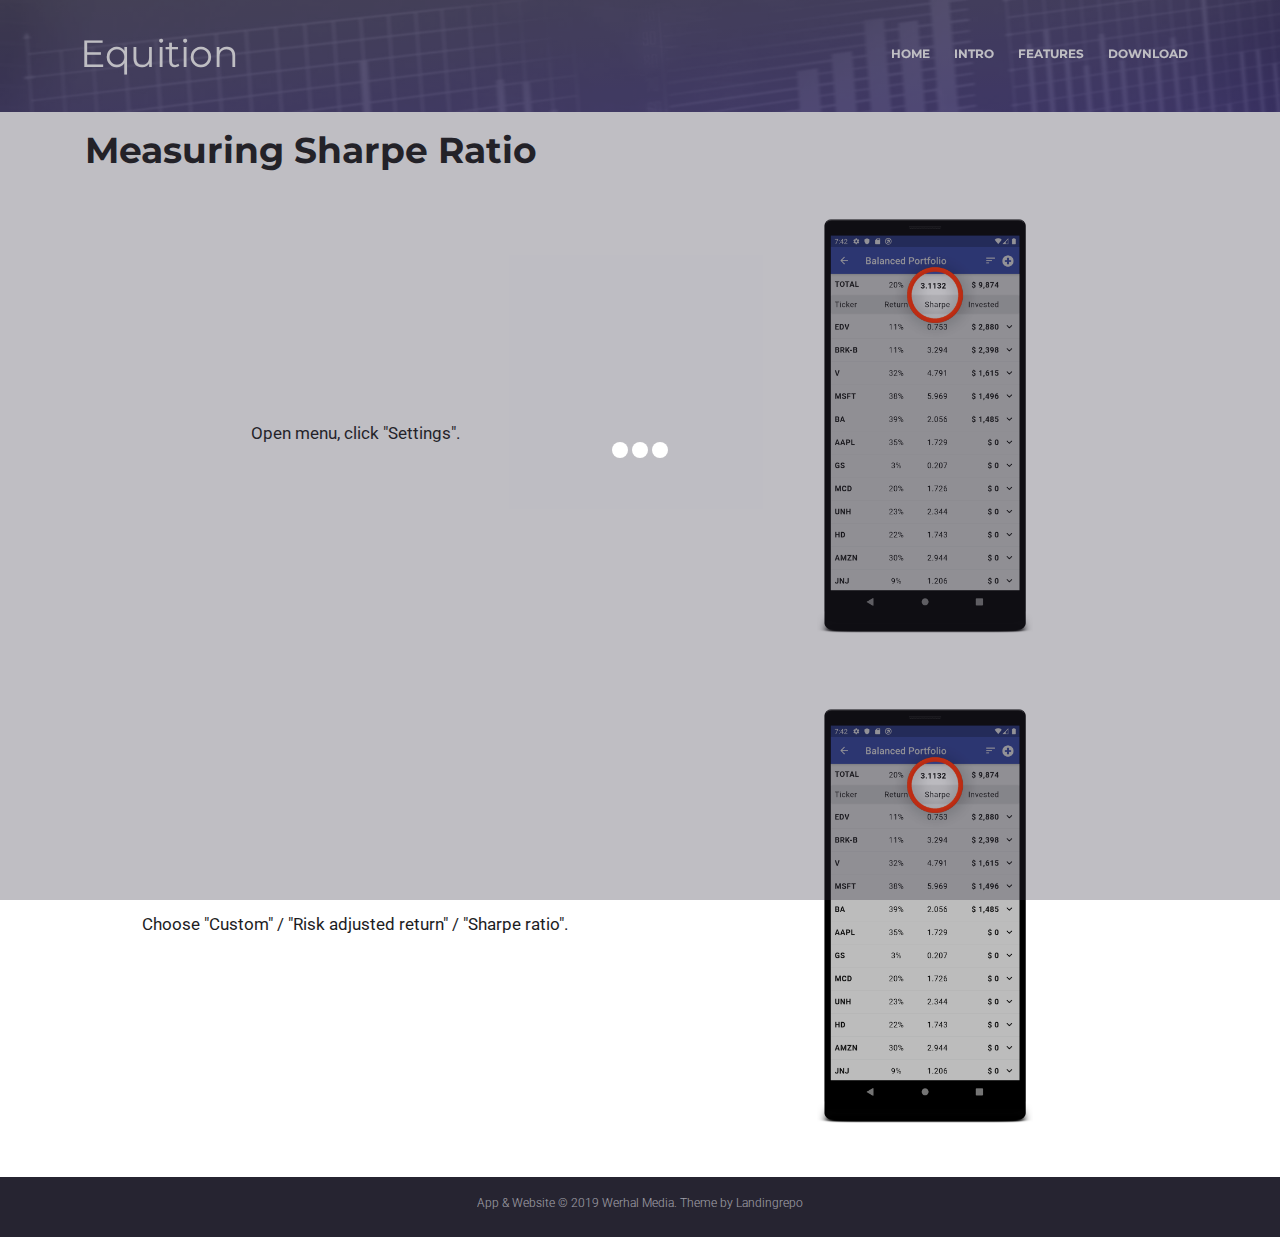
<file: sharpe-ratio-howto.html>
<!DOCTYPE html>
<html lang="en">
<body>
<set var="htmlHead">
        <meta charset="utf-8">
        <meta name="viewport" content="width=device-width, initial-scale=1, shrink-to-fit=no">
        <meta name="description" content="Android app for optimizing stock portfolios maximizing their Shape, Sortino,
    Omega ratios.">
        <meta name="author" content="Werhal Media">
        <meta property="og:site_name" content="">
        <meta property="og:site" content="https://equition.werhal.com">
        <meta property="og:title" content="Equition">
        <meta property="og:description" content="Android app for optimizing stock portfolios maximizing their Shape, Sortino,
    Omega ratios.">
        <meta property="og:image" content="">
        <meta property="og:url" content="">
        <meta property="og:type" content="article">
        <title>Equition | Sharpe, Sortino, Omega ratio maximizer</title>
        <link rel="canonical" href="https://equition.werhal.com/">
        <link href="https://fonts.googleapis.com/css?family=Montserrat:400,600,700" rel="stylesheet">
        <link href="https://fonts.googleapis.com/css?family=Roboto+Condensed:300,400,700&amp;display=swap" rel="stylesheet">
        <link href="https://fonts.googleapis.com/css?family=Roboto:300,400,500&amp;display=swap" rel="stylesheet">
        <link href="css/bootstrap.css" rel="stylesheet">
        <link href="css/fontawesome-all.css" rel="stylesheet">
        <link href="css/swiper.css" rel="stylesheet">
        <link href="css/magnific-popup.css" rel="stylesheet">
        <link href="css/styles.css" rel="stylesheet">
        <link href="css/aig.css" rel="stylesheet">
        <meta name="msvalidate.01" content="9E2BDAC385E14A870812C221A1734E61">
        <link rel="icon" type="image/png" sizes="256x256" href="images/favicon-3/favicon-256.png">
        <link rel="icon" type="image/png" sizes="128x128" href="images/favicon-3/favicon-128.png">
        <link rel="icon" type="image/png" sizes="64x64" href="images/favicon-3/favicon-64.png">
        <link rel="icon" type="image/png" sizes="32x32" href="images/favicon-3/favicon-32.png">
        <link rel="icon" type="image/png" sizes="16x16" href="images/favicon-3/favicon-16.png">
        <style>
            .navbar-custom .navbar-brand.logo-text {
                font-weight: normal;
            }
        </style>
        <script async="" src="https://www.googletagmanager.com/gtag/js?id=AW-853246121"></script>
        <script>
            window.dataLayer = window.dataLayer || [];
            function gtag(){dataLayer.push(arguments);}
            gtag('js', new Date());
            gtag('config', 'AW-853246121');
            function gtag_report_conversion(url) {
                var callback = function () {
                    if (typeof(url) != 'undefined') {
                    window.location = url;
                    }
                };
                gtag('event', 'conversion', {
                    'send_to': 'AW-853246121/Z8waCIPJ37YBEKmB7pYD',
                    'event_callback': callback
                });
                return false;
            }
        </script>
            <script type="text/javascript">
                (function(m,e,t,r,i,k,a){m[i]=m[i]||function(){(m[i].a=m[i].a||[]).push(arguments)};
                m[i].l=1*new Date();k=e.createElement(t),a=e.getElementsByTagName(t)[0],k.async=1,k.src=r,a.parentNode.insertBefore(k,a)})
                (window, document, "script", "https://mc.yandex.ru/metrika/tag.js", "ym");
                ym(56597374, "init", {
                        clickmap:true,
                        trackLinks:true,
                        accurateTrackBounce:true
                });
            </script>
            <noscript><div><img src="https://mc.yandex.ru/watch/56597374" style="position:absolute; left:-9999px;" alt=""></div></noscript>
</set>
<htmlhead>
</htmlhead>
    <div class="spinner-wrapper">
        <div class="spinner">
            <div class="bounce1"></div>
            <div class="bounce2"></div>
            <div class="bounce3"></div>
        </div>
    </div>
    <nav class="navbar navbar-expand-md navbar-dark navbar-custom fixed-top">
        <a class="navbar-brand logo-text page-scroll" href="index.html">Equition</a>
        <button class="navbar-toggler" type="button" data-toggle="collapse" data-target="#navbarsExampleDefault" aria-controls="navbarsExampleDefault" aria-expanded="false" aria-label="Toggle navigation">
            <span class="navbar-toggler-awesome fas fa-bars"></span>
            <span class="navbar-toggler-awesome fas fa-times"></span>
        </button>
        <div class="collapse navbar-collapse" id="navbarsExampleDefault">
            <ul class="navbar-nav ml-auto">
                <li class="nav-item">
                    <a class="nav-link page-scroll" href="#header">HOME
                        <span class="sr-only">(current)</span></a>
                </li>
                <li class="nav-item">
                    <a class="nav-link page-scroll" href="#introAnchor">INTRO</a>
                </li>
                <li class="nav-item">
                    <a class="nav-link page-scroll" href="#featuresAnchor">FEATURES</a>
                </li>
                <li class="nav-item">
                    <a class="nav-link page-scroll" href="#download">DOWNLOAD</a>
                </li>
            </ul>
        </div>
    </nav>
        <style>
            p {font-weight: 400;}
        </style>
        <style>
            .header .header-content {padding-top:3.5rem; padding-bottom:3.5rem;}
        </style>
        <header id="header" class="header">
            <div class="header-content">
            </div>
        </header>
            <div class="aigbasic">
                <div class="container">
                    <h2>Measuring Sharpe Ratio</h2>
                </div>
            </div>
        <div class="aigbasic">
            <div class="container">
                <div class="row">
                    <div class="col-lg-6 text-center align-self-center">
                    <p>Open menu, click "Settings".</p>
                <content></content>
                    </div>
                    <div class="col-lg-6 text-center align-self-center">
                        <img class="img-fluid" src="images/screenshot_sharpe/screenshot-foliometer-6.png" alt="" style="width:40%">
                    </div>
                </div>
            </div>
        </div>
        <div class="aigbasic">
            <div class="container">
                <div class="row">
                    <div class="col-lg-6 text-center align-self-center">
                    <p>Choose "Custom" / "Risk adjusted return" / "Sharpe ratio".</p>
                <content></content>
                    </div>
                    <div class="col-lg-6 text-center align-self-center">
                        <img class="img-fluid" src="images/screenshot_sharpe/screenshot-foliometer-6.png" alt="" style="width:40%">
                    </div>
                </div>
            </div>
        </div>
        <content of="howtoPage"></content>
        <content></content>
    <div class="copyright">
        <div class="container">
            <div class="row">
                <div class="col-lg-12">
                    <p class="p-small">
                        <nobr>App &amp; Website &#169;  2019 Werhal Media.</nobr>
                        <nobr>Theme by <a target="_blank" href="https://landingrepo.com" style="text-decoration: none;">Landingrepo</a></nobr>
                        </p>
                </div>
            </div>
        </div>
    </div>
    <script src="js/jquery.min.js"></script>
    <script src="js/popper.min.js"></script>
    <script src="js/bootstrap.min.js"></script>
    <script src="js/jquery.easing.min.js"></script>
    <script src="js/swiper.min.js"></script>
    <script src="js/jquery.magnific-popup.js"></script>
    <script src="js/morphext.min.js"></script>
    <script src="js/validator.min.js"></script>
    <script src="js/scripts.js"></script>
</body>
</html>
</file>
<file: css/styles.css>
/* Template: Leno - Mobile App HTML Landing Page Template
   Author: Inovatik
   Created: Mar 2019
   Description: Master CSS file
*/

/*****************************************
Table Of Contents:

01. General Styles
02. Preloader
03. Navigation
04. Header
05. Features
06. Video
07. Details 1
08. Details 2
09. Details Lightboxes
10. Screenshots
11. Download
12. Statistics
13. Contact
14. Footer
15. Copyright
16. Back To Top Button
17. Extra Pages
18. Media Queries
******************************************/

/*****************************************
Colors:

- Text, navbar links - white #f1f1f8
- Buttons, bullets, icons - turquoise #00c9db
- Navbar - navy #3F51B5
- Backgrounds - dark denim #262431
- Backgrounds - denim #2f2c3d
******************************************/


/******************************/
/*     01. General Styles     */
/******************************/
body,
html {
    width: 100%;
	height: 100%;
}

body, p {
	color: #f1f1f8; 
	/*font: 400 0.875rem/1.375rem "Open Sans", sans-serif;*/
	font: 300 1.05rem/1.5rem "Open Sans", "Roboto", sans-serif;
	/*font: 400 1rem/1.2rem "Roboto", sans-serif;*/
}

.p-large {
	color: #f1f1f8;
	font: 300 1.1rem/1.8rem "Open Sans", "Roboto", sans-serif;
}

.p-small {
	color: #f1f1f8;
	font: 300 0.75rem/1.25rem "Open Sans", "Roboto", sans-serif;
}

.p-heading {
	margin-bottom: 3.75rem;
	text-align: center;
}

.li-space-lg li {
	margin-bottom: 0.375rem;
}

.indent {
	padding-left: 1.25rem;
}

h1 {
	color: #f1f1f8;
	font: 400 2.5rem/2.875rem "Montserrat", sans-serif;
	/*font: 700 2.5rem/2.875rem "Montserrat", sans-serif;*/
}

h2 {
	color: #f1f1f8;
	font: 700 2.25rem/2.75rem "Montserrat", sans-serif;
}

h3 {
	color: #f1f1f8;
	font: 400 1.75rem/2.125rem "Roboto Condensed", sans-serif;
	/*font: 700 1.75rem/2.125rem "Montserrat", sans-serif;*/
}

h4 {
	color: #f1f1f8;
	font: 700 1.375rem/1.75rem "Montserrat", sans-serif;
}

h5 {
	color: #f1f1f8;
	font: 700 1.125rem/1.625rem "Montserrat", sans-serif;
}

h6 {
	color: #f1f1f8;
	font: 700 1rem/1.5rem "Montserrat", sans-serif;
}

a {
	color: #f1f1f8;
	text-decoration: underline;
}

a:hover {
	color: #f1f1f8;
	text-decoration: underline;
}

a.turquoise {
	color: #00c9db;
}

a.white {
	color: #fff;
}

.testimonial-text {
	font: italic 400 1rem/1.5rem "Open Sans", sans-serif;
}

.testimonial-author {
	font: 700 1rem/1.5rem "Montserrat", sans-serif;
}

.btn-solid-reg {
	display: inline-block;
	padding: 1.1875rem 2.125rem 1.1875rem 2.125rem;
	border: 0.125rem solid #00c9db;
	border-radius: 2rem;
	background-color: #00c9db;
	color: #fff;
	font: 700 0.75rem/0 "Montserrat", sans-serif;
	text-decoration: none;
	transition: all 0.2s ease;
}

.btn-solid-reg:hover {
	background-color: transparent;
	color: #00c9db;
	text-decoration: none;
}

.btn-solid-lg {
	display: inline-block;
	padding: 1.375rem 2.625rem 1.375rem 2.625rem;
	border: 0.125rem solid #00c9db;
	border-radius: 2rem;
	background-color: #00c9db;
	color: #fff;
	font: 700 0.75rem/0 "Montserrat", sans-serif;
	text-decoration: none;
	transition: all 0.2s ease;
}

.btn-solid-lg:hover {
	background-color: transparent;
	color: #00c9db;
	text-decoration: none;
}

.btn-solid-lg .fab {
	margin-right: 0.5rem;
	font-size: 1.25rem;
	line-height: 0;
	vertical-align: top;
}

.btn-solid-lg .fab.fa-google-play {
	font-size: 1rem;
}

.btn-outline-reg {
	display: inline-block;
	padding: 1.1875rem 2.125rem 1.1875rem 2.125rem;
	border: 0.125rem solid #00c9db;
	border-radius: 2rem;
	background-color: transparent;
	color: #00c9db;
	font: 700 0.75rem/0 "Montserrat", sans-serif;
	text-decoration: none;
	transition: all 0.2s ease;
}

.btn-outline-reg:hover {
	background-color: #00c9db;
	color: #fff;
	text-decoration: none;
}

.btn-outline-lg {
	display: inline-block;
	padding: 1.375rem 2.625rem 1.375rem 2.625rem;
	border: 0.125rem solid #00c9db;
	border-radius: 2rem;
	background-color: transparent;
	color: #00c9db;
	font: 700 0.75rem/0 "Montserrat", sans-serif;
	text-decoration: none;
	transition: all 0.2s ease;
}

.btn-outline-lg:hover {
	background-color: #00c9db;
	color: #fff;
	text-decoration: none;
}

.btn-outline-sm {
	display: inline-block;
	padding: 1rem 1.625rem 0.875rem 1.625rem;
	border: 0.125rem solid #00c9db;
	border-radius: 2rem;
	background-color: transparent;
	color: #00c9db;
	font: 700 0.625rem/0 "Montserrat", sans-serif;
	text-decoration: none;
	transition: all 0.2s ease;
}

.btn-outline-sm:hover {
	background-color: #00c9db;
	color: #fff;
	text-decoration: none;
}

.form-group {
	position: relative;
	margin-bottom: 1.25rem;
}

.form-group.has-error.has-danger {
	margin-bottom: 0.625rem;
}

.form-group.has-error.has-danger .help-block.with-errors ul {
	margin-top: 0.375rem;
}

.label-control {
	position: absolute;
	top: 0.87rem;
	left: 1.375rem;
	color: #f1f1f8;
	opacity: 1;
	font: 400 0.875rem/1.375rem "Open Sans", sans-serif;
	cursor: text;
	transition: all 0.2s ease;
}

/* IE10+ hack to solve lower label text position compared to the rest of the browsers */
@media screen and (-ms-high-contrast: active), screen and (-ms-high-contrast: none) {  
	.label-control {
		top: 0.9375rem;
	}
}

.form-control-input:focus + .label-control,
.form-control-input.notEmpty + .label-control,
.form-control-textarea:focus + .label-control,
.form-control-textarea.notEmpty + .label-control {
	top: 0.125rem;
	opacity: 1;
	font-size: 0.75rem;
	font-weight: 700;
}

.form-control-input,
.form-control-select {
	display: block; /* needed for proper display of the label in Firefox, IE, Edge */
	width: 100%;
	padding-top: 1.0625rem;
	padding-bottom: 0.0625rem;
	padding-left: 1.3125rem;
	border: 1px solid #9791ae;
	border-radius: 0.25rem;
	background-color: #413d52;
	color: #f1f1f8;
	font: 400 0.875rem/1.875rem "Open Sans", sans-serif;
	transition: all 0.2s ease;
	-webkit-appearance: none; /* removes inner shadow on form inputs on ios safari */
}

.form-control-select {
	padding-top: 0.5rem;
	padding-bottom: 0.5rem;
	height: 3rem;
}

/* IE10+ hack to solve lower label text position compared to the rest of the browsers */
@media screen and (-ms-high-contrast: active), screen and (-ms-high-contrast: none) {  
	.form-control-input {
		padding-top: 1.25rem;
		padding-bottom: 0.75rem;
		line-height: 1.75rem;
	}

	.form-control-select {
		padding-top: 0.875rem;
		padding-bottom: 0.75rem;
		height: 3.125rem;
		line-height: 2.125rem;
	}
}

select {
    /* you should keep these first rules in place to maintain cross-browser behavior */
    -webkit-appearance: none;
	-moz-appearance: none;
	-ms-appearance: none;
    -o-appearance: none;
    appearance: none;
    background-image: url('../images/down-arrow.png');
    background-position: 96% 50%;
    background-repeat: no-repeat;
    outline: none;
}

select::-ms-expand {
    display: none; /* removes the ugly default down arrow on select form field in IE11 */
}

.form-control-textarea {
	display: block; /* used to eliminate a bottom gap difference between Chrome and IE/FF */
	width: 100%;
	height: 8rem; /* used instead of html rows to normalize height between Chrome and IE/FF */
	padding-top: 1.25rem;
	padding-left: 1.3125rem;
	border: 1px solid #9791ae;
	border-radius: 0.25rem;
	background-color: #413d52;
	color: #f1f1f8;
	font: 400 0.875rem/1.75rem "Open Sans", sans-serif;
	transition: all 0.2s ease;
}

.form-control-input:focus,
.form-control-select:focus,
.form-control-textarea:focus {
	border: 1px solid #f1f1f8;
	outline: none; /* Removes blue border on focus */
}

.form-control-input:hover,
.form-control-select:hover,
.form-control-textarea:hover {
	border: 1px solid #f1f1f8;
}

.checkbox {
	font: 400 0.75rem/1.25rem "Open Sans", sans-serif;
}

input[type='checkbox'] {
	vertical-align: -15%;
	margin-right: 0.375rem;
}

/* IE10+ hack to raise checkbox field position compared to the rest of the browsers */
@media screen and (-ms-high-contrast: active), screen and (-ms-high-contrast: none) {  
	input[type='checkbox'] {
		vertical-align: -9%;
	}
}

.form-control-submit-button {
	display: inline-block;
	width: 100%;
	height: 3.125rem;
	border: 1px solid #00c9db;
	border-radius: 1.5rem;
	background-color: #00c9db;
	color: #fff;
	font: 700 0.75rem/1.75rem "Montserrat", sans-serif;
	cursor: pointer;
	transition: all 0.2s ease;
}

.form-control-submit-button:hover {
	background-color: transparent;
	color: #00c9db;
}

/* Form Success And Error Message Formatting */
#cmsgSubmit.h3.text-center.tada.animated,
#pmsgSubmit.h3.text-center.tada.animated,
#cmsgSubmit.h3.text-center,
#pmsgSubmit.h3.text-center {
	display: block;
	margin-bottom: 0;
	color: #f1f1f8;
	font: 400 1.125rem/1rem "Open Sans", sans-serif;
}

.help-block.with-errors .list-unstyled {
	color: #f1f1f8;
	font-size: 0.75rem;
	line-height: 1.125rem;
	text-align: left;
}

.help-block.with-errors ul {
	margin-bottom: 0;
}
/* end of form success and error message formatting */

/* Form Success And Error Message Animation - Animate.css */
@-webkit-keyframes tada {
	from {
		-webkit-transform: scale3d(1, 1, 1);
		-ms-transform: scale3d(1, 1, 1);
		transform: scale3d(1, 1, 1);
	}
	10%, 20% {
		-webkit-transform: scale3d(.9, .9, .9) rotate3d(0, 0, 1, -3deg);
		-ms-transform: scale3d(.9, .9, .9) rotate3d(0, 0, 1, -3deg);
		transform: scale3d(.9, .9, .9) rotate3d(0, 0, 1, -3deg);
	}
	30%, 50%, 70%, 90% {
		-webkit-transform: scale3d(1.1, 1.1, 1.1) rotate3d(0, 0, 1, 3deg);
		-ms-transform: scale3d(1.1, 1.1, 1.1) rotate3d(0, 0, 1, 3deg);
		transform: scale3d(1.1, 1.1, 1.1) rotate3d(0, 0, 1, 3deg);
	}
	40%, 60%, 80% {
		-webkit-transform: scale3d(1.1, 1.1, 1.1) rotate3d(0, 0, 1, -3deg);
		-ms-transform: scale3d(1.1, 1.1, 1.1) rotate3d(0, 0, 1, -3deg);
		transform: scale3d(1.1, 1.1, 1.1) rotate3d(0, 0, 1, -3deg);
	}
	to {
		-webkit-transform: scale3d(1, 1, 1);
		-ms-transform: scale3d(1, 1, 1);
		transform: scale3d(1, 1, 1);
	}
}

@keyframes tada {
	from {
		-webkit-transform: scale3d(1, 1, 1);
		-ms-transform: scale3d(1, 1, 1);
		transform: scale3d(1, 1, 1);
	}
	10%, 20% {
		-webkit-transform: scale3d(.9, .9, .9) rotate3d(0, 0, 1, -3deg);
		-ms-transform: scale3d(.9, .9, .9) rotate3d(0, 0, 1, -3deg);
		transform: scale3d(.9, .9, .9) rotate3d(0, 0, 1, -3deg);
	}
	30%, 50%, 70%, 90% {
		-webkit-transform: scale3d(1.1, 1.1, 1.1) rotate3d(0, 0, 1, 3deg);
		-ms-transform: scale3d(1.1, 1.1, 1.1) rotate3d(0, 0, 1, 3deg);
		transform: scale3d(1.1, 1.1, 1.1) rotate3d(0, 0, 1, 3deg);
	}
	40%, 60%, 80% {
		-webkit-transform: scale3d(1.1, 1.1, 1.1) rotate3d(0, 0, 1, -3deg);
		-ms-transform: scale3d(1.1, 1.1, 1.1) rotate3d(0, 0, 1, -3deg);
		transform: scale3d(1.1, 1.1, 1.1) rotate3d(0, 0, 1, -3deg);
	}
	to {
		-webkit-transform: scale3d(1, 1, 1);
		-ms-transform: scale3d(1, 1, 1);
		transform: scale3d(1, 1, 1);
	}
}

.tada {
	-webkit-animation-name: tada;
	animation-name: tada;
}

.animated {
	-webkit-animation-duration: 1s;
	animation-duration: 1s;
	-webkit-animation-fill-mode: both;
	animation-fill-mode: both;
}
/* end of form success and error message animation - Animate.css */

/* Fade-move Animation For Lightbox - Magnific Popup */
/* at start */
.my-mfp-slide-bottom .zoom-anim-dialog {
	opacity: 0;
	transition: all 0.2s ease-out;
	-webkit-transform: translateY(-1.25rem) perspective(37.5rem) rotateX(10deg);
	-ms-transform: translateY(-1.25rem) perspective(37.5rem) rotateX(10deg);
	transform: translateY(-1.25rem) perspective(37.5rem) rotateX(10deg);
}

/* animate in */
.my-mfp-slide-bottom.mfp-ready .zoom-anim-dialog {
	opacity: 1;
	-webkit-transform: translateY(0) perspective(37.5rem) rotateX(0); 
	-ms-transform: translateY(0) perspective(37.5rem) rotateX(0); 
	transform: translateY(0) perspective(37.5rem) rotateX(0); 
}

/* animate out */
.my-mfp-slide-bottom.mfp-removing .zoom-anim-dialog {
	opacity: 0;
	-webkit-transform: translateY(-0.625rem) perspective(37.5rem) rotateX(10deg); 
	-ms-transform: translateY(-0.625rem) perspective(37.5rem) rotateX(10deg); 
	transform: translateY(-0.625rem) perspective(37.5rem) rotateX(10deg); 
}

/* dark overlay, start state */
.my-mfp-slide-bottom.mfp-bg {
	opacity: 0;
	transition: opacity 0.2s ease-out;
}

/* animate in */
.my-mfp-slide-bottom.mfp-ready.mfp-bg {
	opacity: 0.8;
}
/* animate out */
.my-mfp-slide-bottom.mfp-removing.mfp-bg {
	opacity: 0;
}
/* end of fade-move animation for lightbox - magnific popup */

/* Fade Animation For Image Slider - Magnific Popup */
@-webkit-keyframes fadeIn {
	from {
		opacity: 0;
	}
	to {
		opacity: 1;
	}
}

@keyframes fadeIn {
	from {
		opacity: 0;
	}
	to {
		opacity: 1;
	}
}

.fadeIn {
	-webkit-animation: fadeIn 0.6s;
	animation: fadeIn 0.6s;
}

@-webkit-keyframes fadeOut {
	from {
		opacity: 1;
	}
	to {
		opacity: 0;
	}
}

@keyframes fadeOut {
	from {
		opacity: 1;
	}
	to {
		opacity: 0;
	}
}

.fadeOut {
	-webkit-animation: fadeOut 0.8s;
	animation: fadeOut 0.8s;
}
/* end of fade animation for image slider - magnific popup */


/*************************/
/*     02. Preloader     */
/*************************/
.spinner-wrapper {
	position: fixed;
	z-index: 999999;
	top: 0;
	right: 0;
	bottom: 0;
	left: 0;
	background: #2f2c3d;
}

.spinner {
	position: absolute;
	top: 50%; /* centers the loading animation vertically one the screen */
	left: 50%; /* centers the loading animation horizontally one the screen */
	width: 3.75rem;
	height: 1.25rem;
	margin: -0.625rem 0 0 -1.875rem; /* is width and height divided by two */ 
	text-align: center;
}

.spinner > div {
	display: inline-block;
	width: 1rem;
	height: 1rem;
	border-radius: 100%;
	background-color: #fff;
	-webkit-animation: sk-bouncedelay 1.4s infinite ease-in-out both;
	animation: sk-bouncedelay 1.4s infinite ease-in-out both;
}

.spinner .bounce1 {
	-webkit-animation-delay: -0.32s;
	animation-delay: -0.32s;
}

.spinner .bounce2 {
	-webkit-animation-delay: -0.16s;
	animation-delay: -0.16s;
}

@-webkit-keyframes sk-bouncedelay {
	0%, 80%, 100% { -webkit-transform: scale(0); }
	40% { -webkit-transform: scale(1.0); }
}

@keyframes sk-bouncedelay {
	0%, 80%, 100% { 
		-webkit-transform: scale(0);
		-ms-transform: scale(0);
		transform: scale(0);
	} 40% { 
		-webkit-transform: scale(1.0);
		-ms-transform: scale(1.0);
		transform: scale(1.0);
	}
}


/**************************/
/*     03. Navigation     */
/**************************/
.navbar-custom {
	background-color:#324; /* #3F51B5; /* #3F51B5;*/
	box-shadow: 0 0.0625rem 0.375rem 0 rgba(0, 0, 0, 0.1);
	font: 700 0.75rem/2rem "Montserrat", sans-serif;
	transition: all 0.2s ease;
}

.navbar-custom .navbar-brand.logo-image img {
    width: 113px;
	height: 34px;
	margin-bottom: 1px;
	-webkit-backface-visibility: hidden;
}

.navbar-custom .navbar-brand.logo-text {
	font: 700 2.375rem/1.5rem "Montserrat", sans-serif;
	color: #fff;
	letter-spacing: -0.5px;
	text-decoration: none;
}

.navbar-custom .navbar-nav {
	margin-top: 0.75rem;
}

.navbar-custom .nav-item .nav-link {
	padding: 0 0.75rem 0 0.75rem;
	color: #fff;
	text-decoration: none;
	transition: all 0.2s ease;
}

.navbar-custom .nav-item .nav-link:hover,
.navbar-custom .nav-item .nav-link.active {
	color: #00c9db;
}

/* Dropdown Menu */
.navbar-custom .dropdown:hover > .dropdown-menu {
	display: block; /* this makes the dropdown menu stay open while hovering it */
	min-width: auto;
	animation: fadeDropdown 0.2s; /* required for the fade animation */
}

@keyframes fadeDropdown {
    0% {
        opacity: 0;
    }

    100% {
        opacity: 1;
    }
}

.navbar-custom .dropdown-toggle:focus { /* removes dropdown outline on focus  */
	outline: 0;
}

.navbar-custom .dropdown-menu {
	margin-top: 0;
	border: none;
	border-radius: 0.25rem;
	background-color: #3F51B5;
}

.navbar-custom .dropdown-item {
	color: #fff;
	text-decoration: none;
}

.navbar-custom .dropdown-item:hover {
	background-color: #3F51B5;
}

.navbar-custom .dropdown-item .item-text {
	font: 700 0.75rem/1.5rem "Montserrat", sans-serif;
}

.navbar-custom .dropdown-item:hover .item-text {
	color: #00c9db;
}

.navbar-custom .dropdown-items-divide-hr {
	width: 100%;
	height: 1px;
	margin: 0.25rem auto 0.25rem auto;
	border: none;
	background-color: #b5bcc4;
	opacity: 0.2;
}
/* end of dropdown menu */

.navbar-custom .social-icons {
	display: none;
}

.navbar-custom .navbar-toggler {
	border: none;
	color: #fff;
	font-size: 2rem;
}

.navbar-custom button[aria-expanded='false'] .navbar-toggler-awesome.fas.fa-times{
	display: none;
}

.navbar-custom button[aria-expanded='false'] .navbar-toggler-awesome.fas.fa-bars{
	display: inline-block;
}

.navbar-custom button[aria-expanded='true'] .navbar-toggler-awesome.fas.fa-bars{
	display: none;
}

.navbar-custom button[aria-expanded='true'] .navbar-toggler-awesome.fas.fa-times{
	display: inline-block;
	margin-right: 0.125rem;
}


/*********************/
/*    04. Header     */
/*********************/
.header {
	/*background: linear-gradient(to bottom right, rgba(72, 72, 212, 0), rgba(241, 104, 104, 0)), url('../images/stockmarket-wikimedia.jpg') center center no-repeat; /* header-background.jpg */
	/*background: linear-gradient(to bottom right,rgba(40,0,80,0.6),rgba(40,0,80,0.8)), url('../images/stockmarket/stockmarket-wikimedia-1.jpg') center center no-repeat;*/
	background: linear-gradient(to bottom right, rgba(105, 93, 169, 0.3),rgba(70, 51, 175, 0.5)), url('../images/statistics-background-pixabay/v_3.jpg') center center no-repeat;
	/*background: linear-gradient(to bottom right,rgba(72, 72, 212, 0), rgba(241, 104, 104, 0)), url('../images/stockmarket/stockmarket-wikimedia-3.jpg') center center no-repeat;*/
	background-size: cover;
}

.header .header-content {
	padding-top: 8.5rem;
	padding-bottom: 7rem;
	text-align: center;

}

.header-content .container {
		opacity:1.0;
}

.header .text-container {
	margin-bottom: 3rem;
}

.header h1 {
	margin-bottom: 1rem;
}

.header #js-rotating {
	color: #40e0ee;
}

.header .p-large {
	margin-bottom: 2rem;
}

.header .btn-solid-lg {
	margin-right: 0.5rem;
	margin-bottom: 1.25rem;
}


/****************************/
/*     05. Testimonials     */
/****************************/
.slider-1 {
	padding-top: 6.875rem;
	padding-bottom: 6.375rem;
	background-color: #262431;
}

.slider-1 .slider-container {
	position: relative;
}

.slider-1 .swiper-container {
	position: static;
	width: 90%;
	text-align: center;
}

.slider-1 .swiper-button-prev:focus,
.slider-1 .swiper-button-next:focus {
	/* even if you can't see it chrome you can see it on mobile device */
	outline: none;
}

.slider-1 .swiper-button-prev {
	left: -0.5rem;
	background-image: url("data:image/svg+xml;charset=utf-8,%3Csvg%20xmlns%3D'http%3A%2F%2Fwww.w3.org%2F2000%2Fsvg'%20viewBox%3D'0%200%2028%2044'%3E%3Cpath%20d%3D'M0%2C22L22%2C0l2.1%2C2.1L4.2%2C22l19.9%2C19.9L22%2C44L0%2C22L0%2C22L0%2C22z'%20fill%3D'%23f1f1f8'%2F%3E%3C%2Fsvg%3E");
	background-size: 1.125rem 1.75rem;
}

.slider-1 .swiper-button-next {
	right: -0.5rem;
	background-image: url("data:image/svg+xml;charset=utf-8,%3Csvg%20xmlns%3D'http%3A%2F%2Fwww.w3.org%2F2000%2Fsvg'%20viewBox%3D'0%200%2028%2044'%3E%3Cpath%20d%3D'M27%2C22L27%2C22L5%2C44l-2.1-2.1L22.8%2C22L2.9%2C2.1L5%2C0L27%2C22L27%2C22z'%20fill%3D'%23f1f1f8'%2F%3E%3C%2Fsvg%3E");
	background-size: 1.125rem 1.75rem;
}

.slider-1 .card {
	position: relative;
	border: none;
	background-color: transparent;
}

.slider-1 .card-image {
	width: 6rem;
	height: 6rem;
	margin-right: auto;
	margin-bottom: 0.25rem;
	margin-left: auto;
	border-radius: 50%;
}

.slider-1 .card-body {
	padding-bottom: 0;
}

.slider-1 .testimonial-author {
	margin-bottom: 0;
}


/************************/
/*     05. Features     */
/************************/
.tabs {
	padding-top: 6.5rem;
	padding-bottom: 4.25rem;
	background-color: #2f2c3d;
}

.tabs h2 {
	margin-bottom: 1.125rem;
	text-align: center;
}

.tabs .p-heading {
	margin-bottom: 3.125rem;
}

.tabs .nav-tabs {
	margin-right: auto;
	margin-bottom: 2.5rem;
	margin-left: auto;
	justify-content: center;
	border-bottom: none;
}

.tabs .nav-link {
	margin-bottom: 1rem;
	padding: 0.5rem 1.375rem 0.25rem 1.375rem;
	border: none;
	border-bottom: 0.1875rem solid #f1f1f8;
	border-radius: 0;
	color: #f1f1f8;
	font: 700 1rem/1.75rem "Montserrat", sans-serif;
	text-decoration: none;
	transition: all 0.2s ease;
}

.tabs .nav-link.active,
.tabs .nav-link:hover {
	border-bottom: 0.1875rem solid #00c9db;
	background-color: transparent;
	color: #00c9db;
}

.tabs .nav-link .fas {
	margin-right: 0.375rem;
	font-size: 1rem;
}

.tabs .tab-content {
	width: 100%; /* for proper display in IE11 */
}

.tabs .card {
	border: none;
	background: transparent;
}

.tabs .card-body {
	padding: 1rem 0 1.25rem 0;
}

.tabs .card-title {
	margin-bottom: 0.5rem;
}

.tabs .card .card-icon {
	display: inline-block;
	width: 3.5rem;
	height: 3.5rem;
	border-radius: 50%;
	background-color: #00c9db;
	text-align: center;
	vertical-align: top;
}

.tabs .card .card-icon .fas,
.tabs .card .card-icon .far {
	color: #fff;
	font-size: 1.75rem;
	line-height: 3.5rem;
}

.tabs #tab-1 .card.left-pane .text-wrapper {
	display: inline-block;
	width: 75%;
}

.tabs #tab-1 .card.left-pane .card-icon {
	float: left;
	margin-right: 1rem;
}

.tabs #tab-1 img {
	display: block;
	margin: 2rem auto 3rem auto;
}

.tabs #tab-1 .card.right-pane .text-wrapper {
	display: inline-block;
	width: 75%;
}

.tabs #tab-1 .card.right-pane .card-icon {
	margin-right: 1rem;
}

.tabs #tab-2 img {
	display: block;
	margin: 0 auto 2rem auto;
}

.tabs #tab-2 .text-area {
	margin-top: 1.5rem;
}

.tabs #tab-2 h3 {
	margin-bottom: 0.75rem;
}

.tabs #tab-2 .icon-cards-area {
	margin-top: 2.5rem;
}

.tabs #tab-2 .icon-cards-area .card {
	width: 100%; /* for proper display in IE11 */
}

.tabs #tab-3 .icon-cards-area .card {
	width: 100%; /* for proper display in IE11 */
}

.tabs #tab-3 .text-area {
	margin-top: 0.75rem;
	margin-bottom: 4rem;
}

.tabs #tab-3 h3 {
	margin-bottom: 0.75rem;
}

.tabs #tab-3 img {
	margin: 0 auto 3rem auto;
}


/*********************/
/*     06. Video     */
/*********************/
.basic-1 {
	padding-top: 6.375rem;
	padding-bottom: 6.875rem;
	background: url('../images/video-background.jpg') center center no-repeat;
	background-size: cover; 
}

.basic-1 h2 {
	margin-bottom: 1.125rem;
	text-align: center;
}

.basic-1 .p-heading {
	margin-bottom: 4rem;
	text-align: center;
}

.basic-1 .image-container img {
	border-radius: 0.375rem;
}

.basic-1 .video-wrapper {
	position: relative;
}

/* Video Play Button */
.basic-1 .video-play-button {
	position: absolute;
	z-index: 10;
	top: 50%;
	left: 50%;
	display: block;
	box-sizing: content-box;
	width: 2rem;
	height: 2.75rem;
	padding: 1.125rem 1.25rem 1.125rem 1.75rem;
	border-radius: 50%;
	-webkit-transform: translateX(-50%) translateY(-50%);
	-ms-transform: translateX(-50%) translateY(-50%);
	transform: translateX(-50%) translateY(-50%);
}
  
.basic-1 .video-play-button:before {
	content: "";
	position: absolute;
	z-index: 0;
	top: 50%;
	left: 50%;
	display: block;
	width: 4.75rem;
	height: 4.75rem;
	border-radius: 50%;
	background: #4eaaff;
	animation: pulse-border 1500ms ease-out infinite;
	-webkit-transform: translateX(-50%) translateY(-50%);
	-ms-transform: translateX(-50%) translateY(-50%);
	transform: translateX(-50%) translateY(-50%);
}
  
.basic-1 .video-play-button:after {
	content: "";
	position: absolute;
	z-index: 1;
	top: 50%;
	left: 50%;
	display: block;
	width: 4.375rem;
	height: 4.375rem;
	border-radius: 50%;
	background: #4eaaff;
	transition: all 200ms;
	-webkit-transform: translateX(-50%) translateY(-50%);
	-ms-transform: translateX(-50%) translateY(-50%);
	transform: translateX(-50%) translateY(-50%);
}
  
.basic-1 .video-play-button span {
	position: relative;
	display: block;
	z-index: 3;
	top: 0.375rem;
	left: 0.25rem;
	width: 0;
	height: 0;
	border-left: 1.625rem solid #fff;
	border-top: 1rem solid transparent;
	border-bottom: 1rem solid transparent;
}
  
@keyframes pulse-border {
	0% {
		transform: translateX(-50%) translateY(-50%) translateZ(0) scale(1);
		opacity: 1;
	}
	100% {
		transform: translateX(-50%) translateY(-50%) translateZ(0) scale(1.5);
		opacity: 0;
	}
}
/* end of video play button */  





/*************************/
/*     07. Details 1     */
/*************************/
.basic-2 {
	padding-top: 8rem;
	padding-bottom: 3.5rem;
	background-color: #262431;
}

.basic-2 img {
	margin-bottom: 3.5rem;
}

.basic-2 h3 {
	margin-bottom: 1.125rem;
}

.basic-2 .btn-solid-reg {
	margin-top: 0.5rem;
}


/*************************/
/*     08. Details 2     */
/*************************/
.basic-3 {
	padding-top: 3.5rem;
	padding-bottom: 7.25rem;
	background-color: #262431;
}

.basic-3 .text-container {
	margin-bottom: 3.5rem;
}

.basic-3 h3 {
	margin-bottom: 1.125rem;
}

.basic-3 .btn-solid-reg {
	margin-top: 0.5rem;
}


/**********************************/
/*     09. Details Lightboxes     */
/**********************************/
.lightbox-basic {
	position: relative;
	max-width: 46.875rem;
	margin: 2.5rem auto;
	padding: 3rem 1rem;
	border-radius: 0.25rem;
	background-color: #2f2c3d;
	text-align: left;
}

.lightbox-basic img {
	display: block;
	margin-right: auto;
	margin-bottom: 3rem;
	margin-left: auto;
}

.lightbox-basic h3 {
	margin-bottom: 0.625rem;
}

.lightbox-basic hr {
	width: 3.75rem;
	height: 0.125rem;
	margin-top: 0.125rem;
	margin-bottom: 1.125rem;
	margin-left: 0;
	border: 0;
	background-color: #00c9db;
	text-align: left;
}

.lightbox-basic h4 {
	margin-top: 1.75rem;
	margin-bottom: 0.75rem;
}

.lightbox-basic table {
	margin-top: 1rem;
	margin-bottom: 1.5rem;
}

.lightbox-basic table tr {
	line-height: 1.75em;
}

.lightbox-basic table .icon-cell {
	width: 2rem;
	padding-right: 0.25rem;
	color: #00c9db;
	text-align: center;
}

.lightbox-basic a.mfp-close.as-button {
	position: relative;
	width: auto;
	height: auto;
	margin-left: 0.375rem;
	color: #00c9db;
	opacity: 1;
}

.lightbox-basic a.mfp-close.as-button:hover {
	color: #f1f1f8;
}

.lightbox-basic button.mfp-close.x-button {
	position: absolute;
	top: -0.375rem;
	right: -0.375rem;
	width: 2.75rem;
	height: 2.75rem;
	color: #f1f1f8;
}


/***************************/
/*     10. Screenshots     */
/***************************/
.slider-2 {
	padding-top: 6.875rem;
	padding-bottom: 6.875rem;
	background-color: #2f2c3d;
}

.slider-2 .slider-container {
	position: relative;
}

.slider-2 .swiper-container {
	position: static;
	width: 90%;
	text-align: center;
}

.slider-2 .swiper-button-prev,
.slider-2 .swiper-button-next {
	top: 50%;
	width: 1.125rem;
}

.slider-2 .swiper-button-prev:focus,
.slider-2 .swiper-button-next:focus {
	/* even if you can't see it chrome you can see it on mobile device */
	outline: none;
}

.slider-2 .swiper-button-prev {
	left: -0.5rem;
	background-image: url("data:image/svg+xml;charset=utf-8,%3Csvg%20xmlns%3D'http%3A%2F%2Fwww.w3.org%2F2000%2Fsvg'%20viewBox%3D'0%200%2028%2044'%3E%3Cpath%20d%3D'M0%2C22L22%2C0l2.1%2C2.1L4.2%2C22l19.9%2C19.9L22%2C44L0%2C22L0%2C22L0%2C22z'%20fill%3D'%23ffffff'%2F%3E%3C%2Fsvg%3E");
	background-size: 1.125rem 1.75rem;
}

.slider-2 .swiper-button-next {
	right: -0.5rem;
	background-image: url("data:image/svg+xml;charset=utf-8,%3Csvg%20xmlns%3D'http%3A%2F%2Fwww.w3.org%2F2000%2Fsvg'%20viewBox%3D'0%200%2028%2044'%3E%3Cpath%20d%3D'M27%2C22L27%2C22L5%2C44l-2.1-2.1L22.8%2C22L2.9%2C2.1L5%2C0L27%2C22L27%2C22z'%20fill%3D'%23ffffff'%2F%3E%3C%2Fsvg%3E");
	background-size: 1.125rem 1.75rem;
}


/************************/
/*     11. Download     */
/************************/
.basic-4 {
	padding-top: 6.5rem;
	padding-bottom: 6.75rem;
	background: url('../images/download-background.jpg') center center no-repeat;
	background-size: cover; 
}

.basic-4 .text-container {
	margin-bottom: 3.5rem;
	text-align: center;
}

.basic-4 h2 {
	margin-bottom: 1.25rem;
}

.basic-4 .p-large {
	margin-bottom: 1.75rem;
}

.basic-4 .btn-solid-lg {
	margin-right: 0.5rem;
	margin-bottom: 1.25rem;
}


/**************************/
/*     12. Statistics     */
/**************************/
.counter {
	padding-top: 6.5rem;
	padding-bottom: 5.375rem;
	background-color: #262431;
	text-align: center;
}

.counter #counter .cell {
	display: inline-block;
	width: 6.25rem;
	margin-right: 1rem;
	margin-left: 1rem;
	margin-bottom: 2rem;
}

.counter #counter .counter-value {
	color: #f1f1f8;
	font: 700 3.5rem/4.25rem "Montserrat", sans-serif;	
	vertical-align: middle;
}

.counter #counter .counter-info {
	margin-bottom: 0;
	color: #00c9db;
	font: 400 0.875rem/1.25rem "Open Sans", sans-serif;
	vertical-align: middle;
}


/***********************/
/*     13. Contact     */
/***********************/
.form {
	padding-top: 6.25rem;
	padding-bottom: 5.625rem;
	background: url('../images/contact-background.jpg') center bottom no-repeat;
	background-size: cover; 
}

.form h2 {
	margin-bottom: 1.125rem;
	text-align: center;
}

.form .list-unstyled {
	margin-bottom: 3.75rem;
	font-size: 1rem;
	line-height: 1.5rem;
	text-align: center;
}

.form .list-unstyled .fas,
.form .list-unstyled .fab {
	margin-right: 0.5rem;
	font-size: 0.875rem;
	color: #00c9db;
}

.form .list-unstyled .fa-phone {
	vertical-align: 3%;
}


/**********************/
/*     14. Footer     */
/**********************/
.footer {
	padding-top: 5rem;
	background-color: #262431;
}

.footer .footer-col {
	margin-bottom: 2.25rem;
}

.footer h4 {
	margin-bottom: 1rem;
}

.footer .list-unstyled .fas {
	color: #00c9db;
	font-size: 0.5rem;
	line-height: 1.375rem;
}

.footer .list-unstyled .media-body {
	margin-left: 0.625rem;
}

.footer .fa-stack {
	margin-bottom: 0.75rem;
	margin-right: 0.5rem;
	font-size: 1.5rem;
}

.footer .fa-stack .fa-stack-1x {
    color: #262431;
	transition: all 0.2s ease;
}

.footer .fa-stack .fa-stack-2x {
	color: #f1f1f8;
	transition: all 0.2s ease;
}

.footer .fa-stack:hover .fa-stack-1x {
	color: #f1f1f8;
}

.footer .fa-stack:hover .fa-stack-2x {
    color: #00c9db;
}


/*************************/
/*     15. Copyright     */
/*************************/
.copyright {
	padding-top: 1rem;
	padding-bottom: 0.5rem;
	background-color: #262431;
	text-align: center;
}

.copyright .p-small {
	color: #f1f1f8;
	opacity: 0.6;
}


/**********************************/
/*     16. Back To Top Button     */
/**********************************/
a.back-to-top {
	position: fixed;
	z-index: 999;
	right: 0.75rem;
	bottom: 0.75rem;
	display: none;
	width: 2.625rem;
	height: 2.625rem;
	border-radius: 1.875rem;
	background: #00c9db url("../images/up-arrow.png") no-repeat center 47%;
	background-size: 1.125rem 1.125rem;
	text-indent: -9999px;
}

a:hover.back-to-top {
	background-color: #36edfd; 
}


/***************************/
/*     17. Extra Pages     */
/***************************/
.ex-header {
	padding-top: 8rem;
	padding-bottom: 5rem;
	background: linear-gradient(to bottom right, #2c1a7e, #5557db);
	text-align: center;
}

.ex-basic-1 {
	padding-top: 2rem;
	padding-bottom: 0.875rem;
	background-color: #2f2c3d;
}

.ex-basic-1 .breadcrumbs {
	margin-bottom: 1.125rem;
}

.ex-basic-1 .breadcrumbs .fa {
	margin-right: 0.5rem;
	margin-left: 0.625rem;
}

.ex-basic-2 {
	padding-top: 4.75rem;
	padding-bottom: 4rem;
	background-color: #262431;
}

.ex-basic-2 h3 {
	margin-bottom: 1rem;
}

.ex-basic-2 .text-container {
	margin-bottom: 3.625rem;
}

.ex-basic-2 .text-container.last {
	margin-bottom: 0;
}

.ex-basic-2 .list-unstyled .fas {
	color: #00c9db;
	font-size: 0.5rem;
	line-height: 1.375rem;
}

.ex-basic-2 .list-unstyled .media-body {
	margin-left: 0.625rem;
}

.ex-basic-2 .btn-outline-reg {
	margin-top: 1.75rem;
}

.ex-basic-2 .image-container-large {
	margin-bottom: 4rem;
}

.ex-basic-2 .image-container-large img {
	border-radius: 0.25rem;
}

.ex-basic-2 .image-container-small img {
	border-radius: 0.25rem;
}

.ex-basic-2 .text-container.dark-bg {
	padding: 1.625rem 1.5rem 0.75rem 2rem;
	background-color: #f9fafc;
}


/*****************************/
/*     18. Media Queries     */
/*****************************/	
/* Min-width width 768px */
@media (min-width: 768px) {
	
	/* General Styles */
	.p-heading {
		width: 85%;
		margin-right: auto;
		margin-left: auto;
	}

	h1 {
		/*font: 700 2.5rem/2.875rem "Roboto Condensed", sans-serif;*/
		font: 400 3.25rem/3.75rem "Montserrat", sans-serif;
	}
	/* end of general styles */


	/* Navigation */
	.navbar-custom {
		padding: 2.125rem 1.5rem 2.125rem 2rem;
		box-shadow: none;
        background: transparent;
	}
	
	.navbar-custom .navbar-brand.logo-text {
		color: #fff;
	}

	.navbar-custom .navbar-nav {
		margin-top: 0;
	}

	.navbar-custom .nav-item .nav-link {
		padding: 0.25rem 0.75rem 0.25rem 0.75rem;
		color: #fff;
	}
	
	.navbar-custom .nav-item .nav-link:hover,
	.navbar-custom .nav-item .nav-link.active {
		color: #00c9db;
	}

	.navbar-custom.top-nav-collapse {
        padding: 0.5rem 1.5rem 0.5rem 2rem;
		/*box-shadow: 0 0.0625rem 0.375rem 0 rgba(0, 0, 0, 0.1);*/
		box-shadow: 0 0.2rem 0.5rem 0 rgba(0, 0, 0, 0.2);
		background-color: #324; /* #3F51B5;*/
		opacity:0.96;
	}

	.navbar-custom.top-nav-collapse .navbar-brand.logo-text {
		color: #fff;
	}

	.navbar-custom.top-nav-collapse .nav-item .nav-link {
		color: #fff;
	}
	
	.navbar-custom.top-nav-collapse .nav-item .nav-link:hover,
	.navbar-custom.top-nav-collapse .nav-item .nav-link.active {
		color: #00c9db;
	}

	.navbar-custom .dropdown-menu {
		box-shadow: 0 0.25rem 0.375rem 0 rgba(0, 0, 0, 0.03);
	}

	.navbar-custom .dropdown-item {
		padding-top: 0.25rem;
		padding-bottom: 0.25rem;
	}

	.navbar-custom .dropdown-items-divide-hr {
		width: 84%;
	}
	/* end of navigation */


	/* Header */
	.header .header-content {
		padding-top: 11rem;
	}
	/* end of header */


	/* Testimonials */
	.slider-1 .swiper-button-prev {
		left: 1rem;
		width: 1.375rem;
		background-size: 1.375rem 2.125rem;
	}
	
	.slider-1 .swiper-button-next {
		right: 1rem;
		width: 1.375rem;
		background-size: 1.375rem 2.125rem;
	}
	/* end of testimonials */


	/* Features */
	.tabs .card .card-icon {
		width: 4.5rem;
		height: 4.5rem;
	}
	
	.tabs .card .card-icon .fas,
	.tabs .card .card-icon .far {
		font-size: 2.25rem;
		line-height: 4.5rem;
	}

	.tabs #tab-1 .card.left-pane .text-wrapper {
		width: 85%;
	}

	.tabs #tab-2 img {
		margin-bottom: 0;
	}

	.tabs #tab-2 .text-area {
		margin-top: 0;
	}

	.tabs #tab-2 .icon-cards-area .card {
		display: inline-block;
		width: 44%;
		margin-right: 2.5rem;
		vertical-align: top;
	}

	.tabs #tab-2 div.card:nth-child(2n+2) {
		margin-right: 0;
	}

	.tabs #tab-3 .text-area {
		margin-bottom: 0;
	}

	.tabs #tab-3 .icon-cards-area .card {
		display: inline-block;
		width: 44%;
		margin-right: 2.5rem;
		vertical-align: top;
	}

	.tabs #tab-3 div.card:nth-child(2n+2) {
		margin-right: 0;
	}

	.tabs #tab-3 img {
		margin-bottom: 0;
	}
	/* end of features */


	/* Details Lightboxes */
	.lightbox-basic {
		padding: 3rem 3rem;
	}
	/* end of details lightboxes */


	/* Screenshots */
	.slider-2 .swiper-button-prev {
		width: 1.375rem;
		background-size: 1.375rem 2.125rem;
	}
	
	.slider-2 .swiper-button-next {
		width: 1.375rem;
		background-size: 1.375rem 2.125rem;
	}
	/* end of screenshots */


	/* Contact */
	.form .list-unstyled li {
		display: inline-block;
		margin-right: 0.5rem;
		margin-left: 0.5rem;
	}

	.form .list-unstyled .address {
		display: block;
	}
	/* end of contact */


	/* Extra Pages */
	.ex-header {
		padding-top: 11rem;
		padding-bottom: 9rem;
	}

	.ex-basic-2 .text-container.dark {
		padding: 2.5rem 3rem 2rem 3rem;
	}

	.ex-basic-2 .text-container.column {
		width: 90%;
		margin-right: auto;
		margin-left: auto;
	}
	/* end of extra pages */
}
/* end of min-width width 768px */


/* Min-width width 992px */
@media (min-width: 992px) {
	
	/* Navigation */
	.navbar-custom .social-icons {
		display: block;
		margin-left: 0.5rem;
	}

	.navbar-custom .fa-stack {
		margin-bottom: 0.1875rem;
		margin-left: 0.375rem;
		font-size: 0.75rem;
	}
	
	.navbar-custom .fa-stack-2x {
		color: #00c9db;
		transition: all 0.2s ease;
	}
	
	.navbar-custom .fa-stack-1x {
		color: #fff;
		transition: all 0.2s ease;
	}

	.navbar-custom .fa-stack:hover .fa-stack-2x {
		color: #fff;
	}

	.navbar-custom .fa-stack:hover .fa-stack-1x {
		color: #00c9db;
	}
	/* end of navigation */


	/* General Styles */
	.p-heading {
		width: 65%;
	}
	/* end of general styles */


	/* Header */
	.header .header-content {
		padding-top: 13rem;
		padding-bottom: 10rem;
		text-align: left;
	}

	.header .text-container {
		margin-top: 6.5rem;
	}
	/* end of header */


	/* Features */
	.tabs .card-body {
		padding: 1rem 0 1.5rem 0;
	}
	
	.tabs #tab-1 .card.left-pane {
		text-align: right;
	}

	.tabs #tab-1 .card.left-pane .text-wrapper,
	.tabs #tab-1 .card.right-pane .text-wrapper {
		width: 68%;
	}

	.tabs #tab-1 .card.left-pane .card-icon {
		float: none;
		margin-right: 0;
		margin-left: 1rem;
	}

	.tabs #tab-1 img {
		margin-top: 0;
		margin-bottom: 0;
	}
	
	.tabs #tab-2 .icon-cards-area {
		margin-top: 2.25rem;
	}

	.tabs #tab-2 .icon-cards-area .card {
		width: 45%;
		margin-right: 3.5rem;
	}

	.tabs #tab-2 .icon-cards-area .card p {
		margin-bottom: 0.5rem;
	}

	.tabs #tab-3 .icon-cards-area .card {
		width: 45%;
		margin-right: 3.5rem;
	}

	.tabs #tab-3 .icon-cards-area .card p {
		margin-bottom: 0.5rem;
	}
	/* end of features */


	/* Video */
	.basic-1 .image-container {
		max-width: 53.125rem;
		margin-right: auto;
		margin-left: auto;
	}
	/* end of video */


	/* Details 1 */
	.basic-2 img {
		margin-bottom: 0;
	}

	.basic-2 .text-container {
		margin-top: 2.625rem;
	}
	/* end of details 1 */


	/* Details 2 */
	.basic-3 .text-container {
		margin-top: 2.5rem;
		margin-bottom: 0;
	}
	/* end of details 2 */


	/* Details Lightboxes */
	.lightbox-basic img {
		margin-bottom: 0;
		margin-left: 0;
	}

	.lightbox-basic h3 {
		margin-top: 0.25rem;
	}
	/* end of details lightboxes */


	/* Screenshots */
	.slider-2 .swiper-container {
		width: 92%;
	}
	/* end of screenshots */


	/* Download */
	.basic-4 {
		padding-top: 6.75rem;
	}

	.basic-4 .text-container {
		margin-top: 7rem;
		margin-bottom: 0;
		text-align: left;
	}
	/* end of download */


	/* Statistics */
	.counter {
		padding-top: 6rem;
		padding-bottom: 4.5rem;
	}

	.counter #counter .cell {
		width: 8rem;
		margin-right: 2.5rem;
		margin-left: 2.5rem;
	}
	
	.counter #counter .counter-value {
		font: 700 4.25rem/4.5rem "Montserrat", sans-serif;	
	}
	/* end of statistics */


	/* Extra Pages */
	.ex-header h1 {
		width: 80%;
		margin-right: auto;
		margin-left: auto;
	}

	.ex-basic-2 {
		padding-bottom: 5rem;
	}

	.ex-basic-2 .text-container.column {
		margin-bottom: 0;
	}
	/* end of extra pages */
}
/* end of min-width width 992px */


/* Min-width width 1200px */
@media (min-width: 1200px) {
	
	/* Navigation */
	.navbar-custom {
		padding: 2.125rem 5rem 2.125rem 5rem;
	}

	.navbar-custom.top-nav-collapse {
        padding: 0.5rem 5rem 0.5rem 5rem;
	}
	/* end of navigation */

	
	/* General Styles */
	.p-heading {
		width: 44%;
	}
	/* end of general styles */


	/* Header */
	.header .text-container {
		margin-top: 7.5rem;
		margin-left: 2.5rem;
	}

	.header .image-container {
		margin-left: 3rem;
	}
	/* end of header */


	/* Features */
	.tabs {
		padding-bottom: 6.5rem;
	}

	.tabs #tab-1 .card.first {
		margin-top: 4.25rem;
	}

	.tabs #tab-1 .card {
		margin-bottom: 0.75rem;
	}

	.tabs #tab-1 .card.left-pane .text-wrapper,
	.tabs #tab-1 .card.right-pane .text-wrapper {
		width: 73%;
	}

	.tabs #tab-1 img {
		margin-top: 0;
	}

	.tabs #tab-2 .container {
		padding-right: 2.5rem;
		padding-left: 2.5rem;
	}

	.tabs #tab-2 .text-area {
		margin-top: 1.5rem;
		margin-right: 1rem;
		margin-left: 1rem;
	}

	.tabs #tab-2 .icon-cards-area {
		margin-right: 1rem;
		margin-left: 1rem;
	}

	.tabs #tab-2 .icon-cards-area .card {
		margin-right: 3.875rem;
	}

	.tabs #tab-3 .container {
		padding-right: 2.5rem;
		padding-left: 2.5rem;
	}
	
	.tabs #tab-3 .icon-cards-area {
		margin-top: 2rem;
		margin-left: 1rem;
	}

	.tabs #tab-3 .icon-cards-area .card {
		margin-right: 3.875rem;
	}
	
	.tabs #tab-3 .text-area {
		margin-right: 1.5rem;
		margin-left: 1rem;
	}
	/* end of features */


	/* Details 1 */
	.basic-2 .text-container {
		margin-top: 4.5rem;
		margin-left: 4rem;
		margin-right: 1.5rem;
	}
	/* end of details 1 */
	
	
	/* Details 2 */
	.basic-3 .text-container {
		margin-top: 4.5rem;
		margin-right: 3.5rem;
		margin-left: 2rem;
	}
	/* end of details 2 */


	/* Download */
	.basic-4 .text-container {
		margin-top: 11rem;
	}

	.basic-4 .image-container {
		margin-left: 3rem;
	}
	/* end of download */


	/* Footer */
	.footer .footer-col {
		width: 90%;
	}

	.footer .footer-col.middle {
		margin-right: auto;
		margin-left: auto;
	}

	.footer .footer-col.last {
		margin-right: 0;
		margin-left: auto;
	}
	/* end of footer */


	/* Extra Pages */
	.ex-header h1 {
		width: 60%;
		margin-right: auto;
		margin-left: auto;
	}

	.ex-basic-2 .form-container {
		margin-left: 1.75rem;
	}

	.ex-basic-2 .image-container-small {
		margin-left: 1.75rem;
	}
	/* end of extra pages */
}
/* end of min-width width 1200px */
</file>
<file: css/aig.css>
/* AIG */



.aigbasic 
{
	padding-top: 1rem;
	padding-bottom: 1rem;
	background-color: #FFF;

	/*background-color: #262431;*/
}

.aigbasic, .aigbasic *
{
	color: rgb(29,29,31); /* спасибо, эппл */
}

.aigbasic a:link, .aigbasic a:visited, .aigbasic a:active  
{
	color: #4633af; /* rgb(29,29,31); /* спасибо, эппл */
}

.aigbasic a:hover
{
	color: #FF8000;
    /*text-decoration-color: #4633af;*/
}

.aigbasic img
{
	margin-bottom: 2em;
}

.aigbasic p a 
{
	/*text-decoration: none;
	border-bottom: 1px solid #999; /* #4633af;
    text-decoration-color: #BBB;*/

}



.aigbasic h4
{
	font: 400 1.8rem/2.0rem "Roboto Condensed", sans-serif;
	margin-bottom: 1rem;
	/*font-weight: 600;*/
	/*font-variant: small-caps;*/
}

 .aigbasic h5
 {
	font: 400 1.4rem/2.0rem "Roboto Condensed", sans-serif;
	margin-bottom: 1rem;

 }

.doubleIntroPadding {padding-top:2rem;}
@media (max-width: 1999px) { .doubleIntroPadding {padding-top:1rem;}}
@media (max-width: 991px) { .doubleIntroPadding {padding-top:0.5rem;}}


/*.aigbasic em, em * { color: #0C8; font-style: normal;color: #084;  }*/
.aigbasic em, em * { font-style: normal; font-weight: 400; }

#features
{
    padding-top:2rem;
    padding-bottom:1em;
}    

#features .container
{
    padding-top:1rem;
    background-color: #F7F7F7;
}

#features h5
{
    /*font-weight: 600;*/
}

#features p
{
    padding-left: 0.08rem;
}

#features p.li
{
    /*padding-left: 1.44rem;*/
    /*padding-left: 0.1rem;*/
}

#download
{
    padding: 5rem 0 5rem 0;
    text-align: center;
}

.badge-link img
{
    width:10rem;
}

#header .badge-link img
{
    opacity:0.8;
    /*cursor: hand;*/
}
/*
.badge-link:hover img
{
    width:10rem;
    border: 2px #FFF solid;
}*/


/*  я не смог разобраться, почему при клике на навбар страница прокручивалась вверх сильнее, чем хотелось бы
    (заголовок оказывался прикрыт панелью навигации). Быстрым решением оказалось использование хака вроде

    <a id="anchorName" style="top:-3rem; position:relative; font-size:1px;">&nbsp;</a>

    В файрфоксе работало и с пустым тегом. В хроме тоже прокручивалось корректно, но не подсвечивались активные 
    разделы в навбаре. Поэтому пришлось добавить &nbsp; и задать размер 1 пиксел (с нулем пикселов тоже не 
    работало). */

.misplacedAnchor
{
    top:-3rem; position:relative; font-size:1px;
}
</file>
<file: legal.css>
/* http://meyerweb.com/eric/tools/css/reset/ 
   v2.0 | 20110126
   License: none (public domain)
*/

html, body, div, span, applet, object, iframe,
h1, h2, h3, h4, h5, h6, p, blockquote, pre,
a, abbr, acronym, address, big, cite, code,
del, dfn, em, img, ins, kbd, q, s, samp,
small, strike, strong, sub, sup, tt, var,
b, u, i, center,
dl, dt, dd, ol, ul, li,
fieldset, form, label, legend,
table, caption, tbody, tfoot, thead, tr, th, td,
article, aside, canvas, details, embed, 
figure, figcaption, footer, header, hgroup, 
menu, nav, output, ruby, section, summary,
time, mark, audio, video {
	margin: 0;
	padding: 0;
	border: 0;
	font-size: 100%;
	font: inherit;
	vertical-align: baseline;
}
/* HTML5 display-role reset for older browsers */
article, aside, details, figcaption, figure, 
footer, header, hgroup, menu, nav, section {
	display: block;
}
body {
	line-height: 1;
}
ol, ul {
	list-style: none;
}
blockquote, q {
	quotes: none;
}
blockquote:before, blockquote:after,
q:before, q:after {
	content: '';
	content: none;
}
table {
	border-collapse: collapse;
	border-spacing: 0;
}

/**********************************************************************************************************************/


body { font-family: 'Roboto', Helvetica, Arial, sans-serif; /* 'Roboto', 'Helvetica Neue',  */
        padding:1em; 
        max-width: 38em;
        margin: 0 auto 0 auto;
        line-height: 1.2em;
} 

p,ul,h2 {
    margin: 1em 0 0em 0;
}  
h1 {
    margin: 1em 0 1em 0;
    line-height: 1.2em;
}

b {
    font-weight: 500;
    /*letter-spacing: 0.5px;*/
}

li {
    list-style-type: square;
    margin-left:1em;
    }         

li.p {
        margin-bottom:1em;
}    
h1, h2 { 
    font-family: 'Roboto Condensed', 'Helvetica Neue', Helvetica, Arial, sans-serif; 

    
    }
    h1 { font-size:2.5em; margin-left:-1pt; }
    h2 { font-size:1.5em; }
</file>
